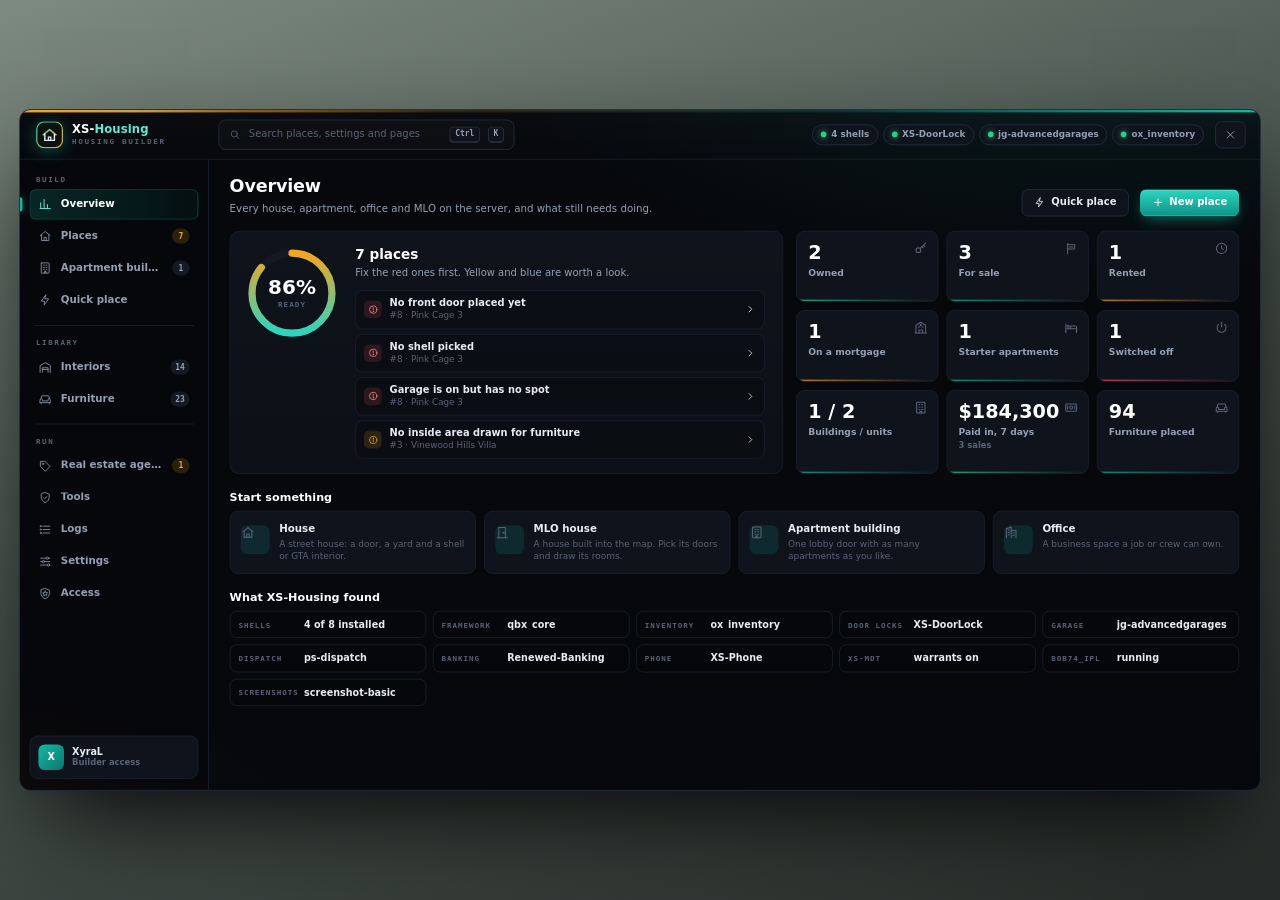
<file: html/index.html>
<!doctype html>
<html lang="en">
<head>
<meta charset="utf-8">
<meta name="referrer" content="strict-origin-when-cross-origin">
<title>XS-Housing</title>
<link rel="stylesheet" href="css/base.css">
<link rel="stylesheet" href="css/builder.css">
<link rel="stylesheet" href="css/housing.css">
<link rel="stylesheet" href="css/panel.css">
<link rel="stylesheet" href="css/listing.css">
<link rel="stylesheet" href="css/catalogue.css">
</head>
<body>
<div id="xsp-builder" class="xsp-hidden"></div>
<div id="xsh-panel" class="xsp-hidden"></div>
<div id="xsh-listing" class="xsp-hidden"></div>
<div id="xsh-catalogue" class="xsp-hidden"></div>
<div id="xsh-agency" class="xsp-hidden"></div>
<div id="xsp-toasts" class="xsp-stage"><div class="xsp-toastbox" id="xsp-toastbox"></div></div>
<script src="js/core.js"></script>
<script src="js/icons.js"></script>
<script src="js/bsettings.js"></script>
<script src="js/builder.js"></script>
<script src="js/panel.js"></script>
<script src="js/listing.js"></script>
<script src="js/catalogue.js"></script>
<script src="js/agency.js"></script>
<script src="js/media.js"></script>
<script src="js/sound.js"></script>
<script src="js/mock.js"></script>
</body>
</html>
</file>
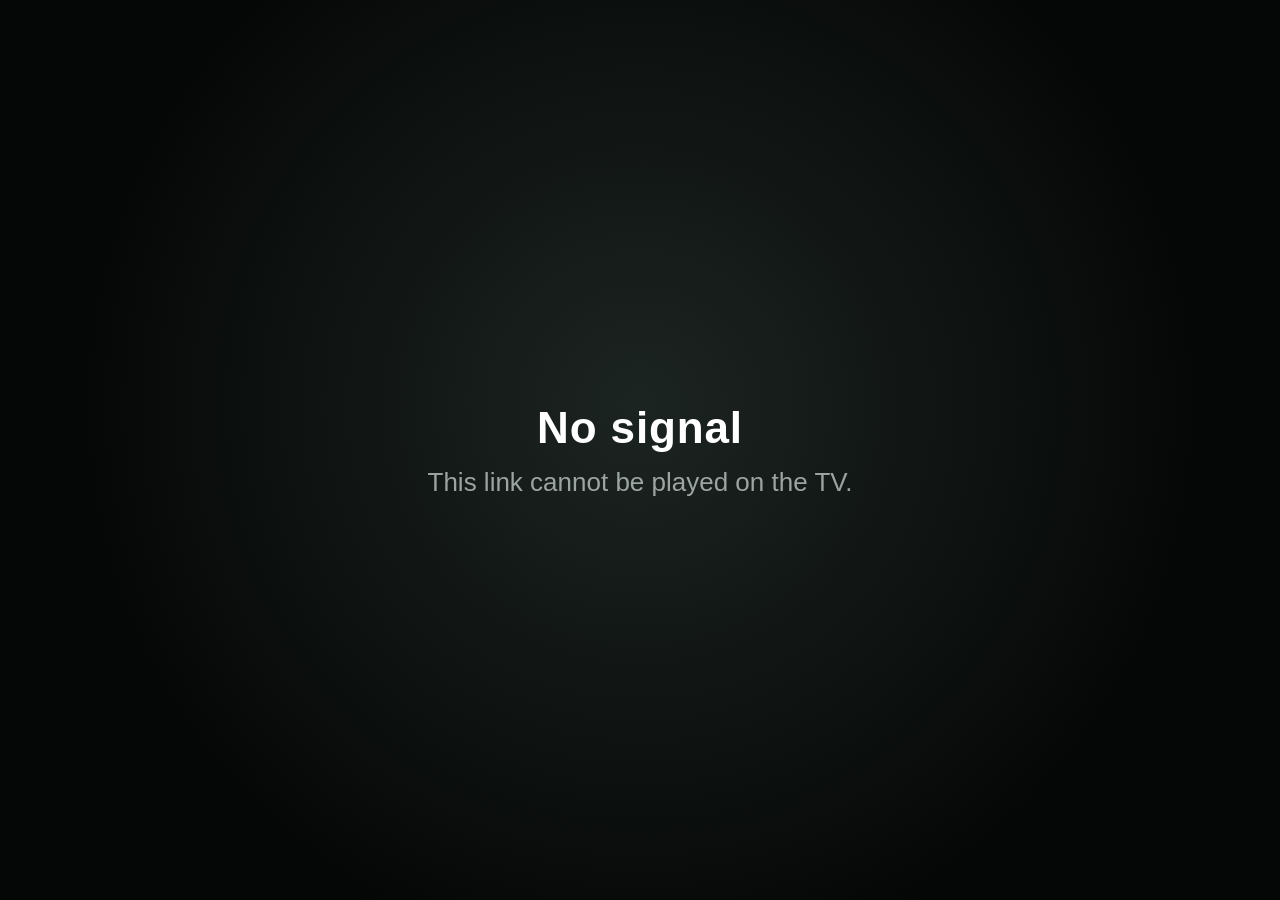
<file: html/tv.html>
<!doctype html>
<html lang="en">
<head>
<meta charset="utf-8">
<meta name="referrer" content="strict-origin-when-cross-origin">
<title>XS-Housing TV</title>
<style>
html,body{margin:0;width:100%;height:100%;overflow:hidden;background:#000;font-family:Arial,Helvetica,sans-serif}
#screen{position:absolute;inset:0}
.xsm-fill{position:absolute;inset:0;width:100%;height:100%;border:0;background:#000;object-fit:contain}
.xsm-hidden{position:fixed;left:-10000px;top:0;width:320px;height:180px;opacity:0;pointer-events:none;border:0}
#note{position:absolute;inset:0;display:none;align-items:center;justify-content:center;flex-direction:column;gap:14px;color:#c9d2cf;background:radial-gradient(circle at 50% 45%,#1c2421 0%,#050706 70%)}
#note b{font-size:44px;letter-spacing:.02em;color:#fff}
#note span{font-size:26px;opacity:.75}
</style>
</head>
<body>
<div id="screen"></div>
<div id="note"><b>No signal</b><span>This link cannot be played on the TV.</span></div>
<script src="js/media.js"></script>
<script src="js/tv.js"></script>
</body>
</html>
</file>
<file: html/css/base.css>
:root{
  --x-base:#0c0c0e; --x-surface:#141417; --x-raised:#1b1b1f; --x-raised2:#232329; --x-line:#2a2a31; --x-soft:#1f1f24; --x-line2:#38383f;
  --x-text:#ececed; --x-dim:#9b9ba3; --x-faint:#66666e;
  --x-red:#ff4d5e; --x-yellow:#ffb020; --x-green:#3ddc97; --x-blue:#4d8dff; --x-orange:#ff8a3d;
  --x-accent:#3b82f6; --x-accent-rgb:59,130,246; --x-ink:#ffffff;
  --x-font:'Inter',system-ui,-apple-system,'Segoe UI',sans-serif; --x-mono:'JetBrains Mono','SF Mono',ui-monospace,Consolas,monospace;
}
*{box-sizing:border-box;margin:0;padding:0}
html,body{width:100%;height:100%;overflow:hidden;background:transparent;color:var(--x-text);font:14px/1.4 var(--x-font);user-select:none}
button,input,select,textarea{font:inherit;color:inherit}
.xsp-hidden{display:none!important}
.xsp-stage{position:absolute;left:50%;top:50%;width:1600px;height:900px;transform:translate(-50%,-50%) scale(var(--xsp-s,1));transform-origin:center center;pointer-events:none}
.xsp-stage > *{pointer-events:auto}
.xsp-scroll{overflow:auto;scrollbar-width:thin;scrollbar-color:var(--x-line2) transparent}
.xsp-scroll::-webkit-scrollbar{width:6px}.xsp-scroll::-webkit-scrollbar-thumb{background:var(--x-line2);border-radius:3px}
.xsp-toastbox{position:absolute;left:50%;bottom:120px;transform:translateX(-50%);display:flex;flex-direction:column;gap:8px;align-items:center;pointer-events:none}
.xsp-toast{padding:10px 16px 10px 15px;border:1px solid var(--x-line2);border-left:3px solid var(--x-dim);border-radius:4px;background:rgba(20,20,23,.97);box-shadow:0 18px 44px -14px rgba(0,0,0,.85);color:var(--x-text);font:500 13px/1.35 var(--x-font)}
.xsp-toast.t-err{border-left-color:var(--x-red)}.xsp-toast.t-ok{border-left-color:var(--x-accent)}
.xp-btn{display:inline-flex;align-items:center;justify-content:center;gap:6px;height:32px;padding:0 13px;border:1px solid var(--x-line2);border-radius:5px;background:var(--x-raised);color:var(--x-text);font:600 12.5px/1 var(--x-font);cursor:pointer;white-space:nowrap}
.xp-btn:hover{background:var(--x-raised2);border-color:#4a4a52}
.xp-btn.primary{background:var(--x-accent);border-color:var(--x-accent);color:var(--x-ink)}
.xp-btn.primary:hover{filter:brightness(1.1)}
.xp-btn.danger{border-color:rgba(255,77,94,.45);color:#ff7a87}
.xp-btn.danger:hover{background:rgba(255,77,94,.12)}
.xp-btn.small{height:26px;padding:0 9px;font-size:11.5px}
.xp-btn[disabled]{opacity:.4;cursor:not-allowed}
.xp-input{width:100%;height:34px;padding:0 11px;border:1px solid var(--x-line);border-radius:5px;background:var(--x-base);color:var(--x-text);font:13px/1.2 var(--x-font);outline:none}
.xp-input:focus{border-color:var(--x-accent);box-shadow:0 0 0 3px rgba(var(--x-accent-rgb),.18)}
textarea.xp-input{height:auto;padding:9px 11px;resize:none;line-height:1.45}
select.xp-input{padding-right:6px}
.xp-label{display:block;margin-bottom:6px;color:var(--x-dim);font:600 10.5px/1 var(--x-font);letter-spacing:.1em;text-transform:uppercase}
.xp-mono{font-family:var(--x-mono);font-variant-numeric:tabular-nums}
.xp-chip{display:inline-flex;align-items:center;height:20px;padding:0 7px;border-radius:3px;background:var(--x-soft);color:var(--x-dim);font:600 10.5px/1 var(--x-mono);letter-spacing:.04em;text-transform:uppercase}
.xp-chip.on{background:rgba(61,220,151,.12);color:var(--x-green)}
.xp-chip.off{background:rgba(102,102,110,.16);color:var(--x-faint)}
.xp-chip.warn{background:rgba(255,176,32,.12);color:var(--x-yellow)}
.xp-chip.bad{background:rgba(255,77,94,.12);color:#ff7a87}
.xp-empty{padding:28px 16px;text-align:center;color:var(--x-faint);font:600 12px/1.5 var(--x-font)}
.xp-kbd{display:inline-flex;align-items:center;justify-content:center;min-width:18px;height:18px;padding:0 5px;border:1px solid var(--x-line2);border-bottom-width:2px;border-radius:4px;background:var(--x-raised);color:var(--x-dim);font:600 10px/1 var(--x-mono)}
#xsh-sound .xsm-hidden{position:fixed;left:-10000px;top:0;width:320px;height:180px;opacity:0;pointer-events:none;border:0}
</file>
<file: html/css/builder.css>
#xsp-builder,#xsh-agency{--b-bg:#06080c;--b-panel:#0a0d13;--b-card:#0f131b;--b-card2:#141a24;--b-hover:#18202c;--b-line:#1b2230;--b-line2:#263043;--b-text:#e6ebf3;--b-dim:#93a0b4;--b-faint:#586377;
  --b-blue:#14b8a6;--b-blue-rgb:20,184,166;--b-sky:#5eead4;--b-red:#f0525f;--b-red-rgb:240,82,95;--b-green:#2fcf8a;--b-green-rgb:47,207,138;--b-amber:#f5a524;--b-amber-rgb:245,165,36}
.bx{position:absolute;left:24px;top:24px;right:24px;bottom:24px;display:flex;flex-direction:column;background:radial-gradient(1200px 500px at 85% -10%,rgba(var(--b-blue-rgb),.10),transparent 60%),radial-gradient(900px 420px at -10% 110%,rgba(var(--b-amber-rgb),.05),transparent 60%),var(--b-bg);border:1px solid var(--b-line2);border-radius:14px;box-shadow:0 50px 120px -30px rgba(0,0,0,.95),inset 0 1px 0 rgba(255,255,255,.03);overflow:hidden;color:var(--b-text);font:13px/1.4 var(--x-font)}
.bx.bx-in{animation:bxIn .22s cubic-bezier(.2,.8,.2,1)}
@keyframes bxIn{from{opacity:0;transform:translateY(10px) scale(.992)}to{opacity:1;transform:none}}
.bx-lightbar{position:absolute;left:0;right:0;top:0;height:3px;background:linear-gradient(90deg,var(--b-amber) 0%,rgba(var(--b-amber-rgb),.15) 34%,rgba(var(--b-blue-rgb),.15) 66%,var(--b-blue) 100%);z-index:3}
.bx-lightbar:after{content:'';position:absolute;inset:0;background:linear-gradient(90deg,transparent,rgba(255,255,255,.6),transparent);width:18%;animation:bxSweep 5.5s ease-in-out infinite;opacity:.35}
@keyframes bxSweep{0%{transform:translateX(-20%)}50%{transform:translateX(560%)}100%{transform:translateX(-20%)}}

.bx-top{display:flex;align-items:center;gap:14px;height:62px;flex:none;padding:0 18px 0 20px;border-bottom:1px solid var(--b-line);background:linear-gradient(180deg,rgba(255,255,255,.015),transparent)}
.bx-logo{display:flex;align-items:center;gap:11px;width:214px;flex:none}
.bx-badge{width:34px;height:34px;flex:none;filter:drop-shadow(0 4px 10px rgba(var(--b-blue-rgb),.35))}
.bx-word b{display:block;color:#fff;font:800 14.5px/1 var(--x-font);letter-spacing:.01em}
.bx-word b span{color:var(--b-sky)}
.bx-word small{display:block;margin-top:4px;color:var(--b-faint);font:700 9.5px/1 var(--x-mono);letter-spacing:.22em;text-transform:uppercase}
.bx-search{flex:1;max-width:520px;display:flex;align-items:center;gap:10px;height:38px;padding:0 12px;border:1px solid var(--b-line2);border-radius:9px;background:rgba(255,255,255,.02);color:var(--b-faint);cursor:text;transition:border-color .12s,background .12s}
.bx-search:hover{border-color:#34405a;background:rgba(255,255,255,.035);color:var(--b-dim)}
.bx-search .bx-stext{flex:1;text-align:left;white-space:nowrap;overflow:hidden;text-overflow:ellipsis;font:500 12.5px/1 var(--x-font)}
.bx-kbd{display:inline-flex;align-items:center;justify-content:center;min-width:20px;height:20px;padding:0 6px;border:1px solid var(--b-line2);border-bottom-width:2px;border-radius:5px;background:var(--b-card);color:var(--b-dim);font:700 10px/1 var(--x-mono)}
.bx-sp{flex:1}
.bx-sys{display:flex;align-items:center;gap:6px}
.bx-pill{display:inline-flex;align-items:center;gap:6px;height:26px;padding:0 10px;border:1px solid var(--b-line2);border-radius:99px;background:var(--b-card);color:var(--b-dim);font:600 11px/1 var(--x-font);white-space:nowrap}
.bx-pill i{width:7px;height:7px;border-radius:50%;background:var(--b-green);box-shadow:0 0 8px rgba(var(--b-green-rgb),.8);font-style:normal}
.bx-pill.off i{background:var(--b-faint);box-shadow:none}
.bx-iconbtn{display:inline-flex;align-items:center;justify-content:center;gap:7px;height:34px;min-width:34px;padding:0 10px;border:1px solid var(--b-line2);border-radius:8px;background:var(--b-card);color:var(--b-dim);font:600 12px/1 var(--x-font);cursor:pointer;transition:all .12s}
.bx-iconbtn:hover{color:#fff;border-color:#3a4760;background:var(--b-hover)}
.bx-iconbtn.close:hover{border-color:rgba(var(--b-red-rgb),.6);color:#ff9aa3;background:rgba(var(--b-red-rgb),.1)}

.bx-body{flex:1;min-height:0;display:flex}
.bx-nav{width:236px;flex:none;display:flex;flex-direction:column;padding:14px 12px;border-right:1px solid var(--b-line);background:rgba(0,0,0,.18)}
.bx-navgroup{margin:6px 8px 7px;color:var(--b-faint);font:700 9.5px/1 var(--x-mono);letter-spacing:.2em;text-transform:uppercase}
.bx-navgroup + .bx-navitem{margin-top:0}
.bx-navitem{position:relative;display:flex;align-items:center;gap:11px;width:100%;height:38px;padding:0 10px;margin-bottom:2px;border:1px solid transparent;border-radius:8px;background:none;color:var(--b-dim);font:600 12.8px/1 var(--x-font);text-align:left;cursor:pointer;transition:background .12s,color .12s}
.bx-navitem:hover{background:rgba(255,255,255,.035);color:var(--b-text)}
.bx-navitem.on{background:linear-gradient(90deg,rgba(var(--b-blue-rgb),.18),rgba(var(--b-blue-rgb),.05));border-color:rgba(var(--b-blue-rgb),.28);color:#fff}
.bx-navitem.on:before{content:'';position:absolute;left:-13px;top:9px;bottom:9px;width:3px;border-radius:0 3px 3px 0;background:var(--b-blue);box-shadow:0 0 12px rgba(var(--b-blue-rgb),.9)}
.bx-navitem .xp-ico{flex:none;opacity:.85}
.bx-navitem.on .xp-ico{color:var(--b-sky);opacity:1}
.bx-navitem .bx-navlabel{flex:1;min-width:0;white-space:nowrap;overflow:hidden;text-overflow:ellipsis}
.bx-count{min-width:22px;height:19px;padding:0 6px;border-radius:99px;background:var(--b-card2);color:var(--b-dim);font:700 10px/19px var(--x-mono);text-align:center}
.bx-navitem.on .bx-count{background:rgba(var(--b-blue-rgb),.3);color:#fff}
.bx-count.warn{background:rgba(var(--b-amber-rgb),.16);color:var(--b-amber)}
.bx-navsep{height:1px;margin:10px 6px;background:var(--b-line)}
.bx-me{margin-top:auto;display:flex;align-items:center;gap:10px;padding:10px;border:1px solid var(--b-line);border-radius:10px;background:var(--b-card)}
.bx-avatar{display:flex;align-items:center;justify-content:center;width:32px;height:32px;flex:none;border-radius:8px;background:linear-gradient(135deg,var(--b-blue),#0f766e);color:#fff;font:800 12px/1 var(--x-font)}
.bx-me b{display:block;color:var(--b-text);font:700 12px/1.2 var(--x-font);white-space:nowrap;overflow:hidden;text-overflow:ellipsis}
.bx-me small{display:block;color:var(--b-faint);font:600 10.5px/1.3 var(--x-font)}

.bx-main{position:relative;flex:1;min-width:0;display:flex;flex-direction:column}
.bx-page{flex:1;min-height:0;padding:22px 26px 30px}
.bx-pagehead{display:flex;align-items:flex-end;gap:14px;margin-bottom:18px}
.bx-pagehead h1{color:#fff;font:800 22px/1.1 var(--x-font);letter-spacing:-.01em}
.bx-pagehead p{margin-top:6px;color:var(--b-dim);font:500 12.8px/1.45 var(--x-font);max-width:720px}
.bx-pagehead .bx-sp{flex:1}
.bx-crumb{display:flex;align-items:center;gap:7px;margin-bottom:8px;color:var(--b-faint);font:600 11.5px/1 var(--x-font)}
.bx-crumb button{border:none;background:none;color:var(--b-dim);font:inherit;cursor:pointer;padding:0}
.bx-crumb button:hover{color:var(--b-sky)}

.bx-btn{display:inline-flex;align-items:center;justify-content:center;gap:7px;height:34px;padding:0 14px;border:1px solid var(--b-line2);border-radius:8px;background:var(--b-card);color:var(--b-text);font:650 12.5px/1 var(--x-font);white-space:nowrap;cursor:pointer;transition:background .12s,border-color .12s,filter .12s,transform .06s}
.bx-btn:hover{background:var(--b-hover);border-color:#38445d}
.bx-btn:active{transform:translateY(1px)}
.bx-btn.primary{border-color:transparent;background:linear-gradient(180deg,#2dd4bf,#0d9488);color:#fff;box-shadow:0 6px 18px -6px rgba(var(--b-blue-rgb),.7),inset 0 1px 0 rgba(255,255,255,.18)}
.bx-btn.primary:hover{filter:brightness(1.08)}
.bx-btn.danger{border-color:rgba(var(--b-red-rgb),.4);background:rgba(var(--b-red-rgb),.06);color:#ff8f99}
.bx-btn.danger:hover{background:rgba(var(--b-red-rgb),.14)}
.bx-btn.ghost{background:none;border-color:transparent;color:var(--b-dim)}
.bx-btn.ghost:hover{background:rgba(255,255,255,.04);color:#fff}
.bx-btn.sm{height:28px;padding:0 10px;font-size:11.5px;border-radius:7px}
.bx-btn.xs{height:24px;padding:0 8px;font-size:11px;border-radius:6px;gap:5px}
.bx-btn[disabled]{opacity:.38;cursor:not-allowed;transform:none}
.bx-btn .bx-kbd{height:18px;min-width:18px;margin-left:2px;background:rgba(0,0,0,.25);border-color:rgba(255,255,255,.18);color:rgba(255,255,255,.75)}
.bx-tool{display:inline-flex;align-items:center;justify-content:center;width:28px;height:28px;border:1px solid var(--b-line2);border-radius:7px;background:var(--b-card);color:var(--b-dim);cursor:pointer;transition:all .1s}
.bx-tool:hover{color:#fff;border-color:#3a4760;background:var(--b-hover)}
.bx-tool.danger:hover{color:#ff8f99;border-color:rgba(var(--b-red-rgb),.5);background:rgba(var(--b-red-rgb),.1)}
.bx-tool.on{color:#fff;border-color:rgba(var(--b-blue-rgb),.6);background:rgba(var(--b-blue-rgb),.2)}

.bx-input{width:100%;height:34px;padding:0 11px;border:1px solid var(--b-line2);border-radius:8px;background:rgba(0,0,0,.28);color:var(--b-text);font:500 12.8px/1 var(--x-font);outline:none;transition:border-color .12s,box-shadow .12s}
.bx-input:focus{border-color:var(--b-blue);box-shadow:0 0 0 3px rgba(var(--b-blue-rgb),.2)}
.bx-input.mono{font-family:var(--x-mono);font-size:12px}
.bx-input.sm{height:28px;font-size:12px;padding:0 9px;border-radius:7px}
select.bx-input{padding-right:6px;cursor:pointer}
.bx-label{display:block;margin-bottom:7px;color:var(--b-dim);font:700 10px/1 var(--x-mono);letter-spacing:.14em;text-transform:uppercase}
.bx-hint{color:var(--b-faint);font:500 11.8px/1.45 var(--x-font)}
.bx-mono{font-family:var(--x-mono);font-variant-numeric:tabular-nums}
.bx-unit{display:flex;align-items:center;border:1px solid var(--b-line2);border-radius:8px;background:rgba(0,0,0,.28);overflow:hidden;transition:border-color .12s,box-shadow .12s}
.bx-unit:focus-within{border-color:var(--b-blue);box-shadow:0 0 0 3px rgba(var(--b-blue-rgb),.2)}
.bx-unit input{flex:1;min-width:0;height:32px;padding:0 10px;border:none;background:none;color:var(--b-text);font:600 12.5px/1 var(--x-mono);outline:none}
.bx-unit em{padding:0 10px;color:var(--b-faint);font:700 10.5px/32px var(--x-mono);font-style:normal;border-left:1px solid var(--b-line);background:rgba(255,255,255,.02)}
.bx-unit button{width:28px;height:32px;border:none;border-left:1px solid var(--b-line);background:rgba(255,255,255,.02);color:var(--b-dim);font:700 14px/1 var(--x-mono);cursor:pointer}
.bx-unit button:hover{background:rgba(var(--b-blue-rgb),.18);color:#fff}

.bx-switch{position:relative;display:inline-flex;align-items:center;width:38px;height:22px;flex:none;border:1px solid var(--b-line2);border-radius:99px;background:#1a2130;cursor:pointer;transition:background .15s,border-color .15s}
.bx-switch:after{content:'';position:absolute;left:3px;top:3px;width:14px;height:14px;border-radius:50%;background:#8792a5;box-shadow:0 1px 3px rgba(0,0,0,.5);transition:transform .16s cubic-bezier(.3,.9,.3,1.2),background .15s}
.bx-switch.on{background:var(--b-blue);border-color:var(--b-blue)}
.bx-switch.on:after{transform:translateX(16px);background:#fff}
.bx-switch.dis{opacity:.4;cursor:not-allowed}
.bx-toggle{display:inline-flex;align-items:center;gap:10px;cursor:pointer;color:var(--b-text);font:600 12.5px/1.2 var(--x-font)}

.bx-card{border:1px solid var(--b-line);border-radius:12px;background:linear-gradient(180deg,var(--b-card),rgba(15,19,27,.7))}
.bx-cardhead{display:flex;align-items:center;gap:10px;padding:14px 16px 0}
.bx-cardhead h3{color:#fff;font:750 13.5px/1.2 var(--x-font)}
.bx-cardhead small{color:var(--b-faint);font:600 11px/1.2 var(--x-font)}
.bx-cardbody{padding:14px 16px 16px}
.bx-chip{display:inline-flex;align-items:center;gap:5px;height:22px;padding:0 8px;border-radius:6px;background:var(--b-card2);color:var(--b-dim);font:700 10.5px/1 var(--x-font);white-space:nowrap}
.bx-chip .xp-ico{opacity:.8}
.bx-chip.ok{background:rgba(var(--b-green-rgb),.12);color:var(--b-green)}
.bx-chip.warn{background:rgba(var(--b-amber-rgb),.13);color:var(--b-amber)}
.bx-chip.bad{background:rgba(var(--b-red-rgb),.13);color:#ff8f99}
.bx-chip.blue{background:rgba(var(--b-blue-rgb),.15);color:var(--b-sky)}
.bx-chip.off{background:rgba(88,99,119,.18);color:var(--b-faint)}
.bx-dot{display:inline-block;width:7px;height:7px;border-radius:50%;background:var(--b-green);box-shadow:0 0 8px rgba(var(--b-green-rgb),.8)}
.bx-dot.off{background:var(--b-faint);box-shadow:none}
.bx-dot.warn{background:var(--b-amber);box-shadow:0 0 8px rgba(var(--b-amber-rgb),.8)}
.bx-empty{display:flex;flex-direction:column;align-items:center;justify-content:center;gap:10px;padding:46px 20px;border:1px dashed var(--b-line2);border-radius:12px;color:var(--b-faint);text-align:center}
.bx-empty b{color:var(--b-text);font:700 14px/1.2 var(--x-font)}
.bx-empty p{max-width:420px;font:500 12.5px/1.5 var(--x-font)}
.bx-empty .xp-ico{color:var(--b-sky);opacity:.8}

.bx-ov{display:grid;grid-template-columns:minmax(0,1.25fr) minmax(0,1fr);gap:16px}
.bx-ready{display:flex;gap:20px;padding:18px}
.bx-ring{position:relative;width:118px;height:118px;flex:none}
.bx-ring svg{transform:rotate(-90deg)}
.bx-ring circle{fill:none;stroke-width:9}
.bx-ring .track{stroke:var(--b-card2)}
.bx-ring .fill{stroke:url(#bxRingGrad);stroke-linecap:round;transition:stroke-dashoffset .6s cubic-bezier(.2,.8,.2,1)}
.bx-ring div{position:absolute;inset:0;display:flex;flex-direction:column;align-items:center;justify-content:center}
.bx-ring b{color:#fff;font:800 25px/1 var(--x-font)}
.bx-ring small{margin-top:4px;color:var(--b-faint);font:700 9.5px/1 var(--x-mono);letter-spacing:.14em;text-transform:uppercase}
.bx-readytext{flex:1;min-width:0}
.bx-readytext h2{color:#fff;font:800 17px/1.2 var(--x-font)}
.bx-readytext > p{margin:5px 0 12px;color:var(--b-dim);font:500 12.5px/1.45 var(--x-font)}
.bx-issues{display:flex;flex-direction:column;gap:6px;max-height:228px;overflow:auto;padding-right:4px}
.bx-issue{display:flex;align-items:center;gap:10px;padding:8px 10px;border:1px solid var(--b-line);border-radius:9px;background:rgba(0,0,0,.2)}
.bx-issue i{display:flex;align-items:center;justify-content:center;width:22px;height:22px;flex:none;border-radius:6px;font-style:normal}
.bx-issue.bad i{background:rgba(var(--b-red-rgb),.15);color:#ff8f99}
.bx-issue.warn i{background:rgba(var(--b-amber-rgb),.15);color:var(--b-amber)}
.bx-issue.info i{background:rgba(var(--b-blue-rgb),.15);color:var(--b-sky)}
.bx-issue div{flex:1;min-width:0}
.bx-issue b{display:block;color:var(--b-text);font:650 12.3px/1.3 var(--x-font)}
.bx-issue span{display:block;color:var(--b-faint);font:500 11px/1.3 var(--x-font);white-space:nowrap;overflow:hidden;text-overflow:ellipsis}
.bx-allgood{display:flex;align-items:center;gap:10px;padding:12px;border:1px solid rgba(var(--b-green-rgb),.25);border-radius:9px;background:rgba(var(--b-green-rgb),.06);color:var(--b-green);font:650 12.5px/1.3 var(--x-font)}
.bx-stats{display:grid;grid-template-columns:repeat(3,1fr);gap:10px}
.bx-stat{position:relative;padding:14px 14px 12px;border:1px solid var(--b-line);border-radius:11px;background:var(--b-card);overflow:hidden;cursor:pointer;transition:border-color .12s,transform .12s}
.bx-stat:hover{border-color:#34405a;transform:translateY(-1px)}
.bx-stat .xp-ico{position:absolute;right:12px;top:12px;color:var(--b-faint)}
.bx-stat b{display:block;color:#fff;font:800 24px/1 var(--x-font);font-variant-numeric:tabular-nums}
.bx-stat span{display:block;margin-top:7px;color:var(--b-dim);font:600 11.5px/1.2 var(--x-font)}
.bx-stat em{display:block;margin-top:3px;color:var(--b-faint);font:600 10.5px/1.2 var(--x-font);font-style:normal}
.bx-stat:after{content:'';position:absolute;left:0;right:0;bottom:0;height:2px;background:linear-gradient(90deg,rgba(var(--b-blue-rgb),.7),transparent)}
.bx-stat.red:after{background:linear-gradient(90deg,rgba(var(--b-red-rgb),.7),transparent)}
.bx-stat.green:after{background:linear-gradient(90deg,rgba(var(--b-green-rgb),.7),transparent)}
.bx-stat.amber:after{background:linear-gradient(90deg,rgba(var(--b-amber-rgb),.7),transparent)}
.bx-sec{margin-top:22px}
.bx-sectitle{display:flex;align-items:center;gap:10px;margin-bottom:10px}
.bx-sectitle h2{color:#fff;font:750 14px/1 var(--x-font)}
.bx-sectitle span{color:var(--b-faint);font:600 11.5px/1 var(--x-font)}
.bx-quick{display:grid;grid-template-columns:repeat(4,1fr);gap:10px}
.bx-tpl{display:flex;gap:12px;align-items:flex-start;padding:13px;border:1px solid var(--b-line);border-radius:11px;background:var(--b-card);text-align:left;color:var(--b-text);cursor:pointer;transition:border-color .12s,background .12s,transform .12s}
.bx-tpl:hover{border-color:rgba(var(--b-blue-rgb),.5);background:var(--b-hover);transform:translateY(-1px)}
.bx-tpl .bx-kindico{width:36px;height:36px}
.bx-tpl b{display:block;font:700 12.8px/1.2 var(--x-font)}
.bx-tpl span{display:block;margin-top:4px;color:var(--b-faint);font:500 11.2px/1.4 var(--x-font)}
.bx-kindico{display:flex;align-items:center;justify-content:center;width:30px;height:30px;flex:none;border-radius:8px;background:rgba(var(--b-blue-rgb),.14);color:var(--b-sky)}
.bx-kindico.jail{background:rgba(var(--b-amber-rgb),.14);color:var(--b-amber)}
.bx-kindico.impound{background:rgba(var(--b-green-rgb),.13);color:var(--b-green)}
.bx-kindico.service{background:rgba(163,230,53,.12);color:#a3e635}
.bx-kindico.blip{background:rgba(244,114,182,.13);color:#f472b6}
.bx-sysgrid{display:grid;grid-template-columns:repeat(5,minmax(0,1fr));gap:8px}
.bx-sysrow{display:flex;align-items:center;gap:8px;padding:9px 10px;border:1px solid var(--b-line);border-radius:9px;background:rgba(0,0,0,.18)}
.bx-sysrow span{color:var(--b-faint);font:700 9.5px/1 var(--x-mono);letter-spacing:.12em;text-transform:uppercase;width:74px;flex:none}
.bx-sysrow b{flex:1;min-width:0;color:var(--b-text);font:650 12px/1.2 var(--x-font);white-space:nowrap;overflow:hidden;text-overflow:ellipsis}
.bx-sysrow b.none{color:var(--b-faint)}

.bx-table{width:100%;border-collapse:separate;border-spacing:0}
.bx-table th{padding:0 12px 8px;color:var(--b-faint);font:700 9.5px/1 var(--x-mono);letter-spacing:.14em;text-transform:uppercase;text-align:left}
.bx-table td{padding:10px 12px;border-top:1px solid var(--b-line);color:var(--b-text);font:500 12.5px/1.3 var(--x-font);vertical-align:middle}
.bx-table tr.click{cursor:pointer}
.bx-table tr.click:hover td{background:rgba(255,255,255,.02)}
.bx-table td.r,.bx-table th.r{text-align:right}
.bx-pname{display:flex;align-items:center;gap:10px}
.bx-pname b{display:block;color:#fff;font:650 12.8px/1.2 var(--x-font)}
.bx-pname small{display:block;color:var(--b-faint);font:500 11px/1.3 var(--x-font)}

.bx-listbar{display:flex;align-items:center;gap:10px;margin-bottom:14px}
.bx-filter{position:relative;width:280px}
.bx-filter .xp-ico{position:absolute;left:10px;top:50%;transform:translateY(-50%);color:var(--b-faint);pointer-events:none}
.bx-filter input.bx-input{padding-left:32px}
.bx-grid{display:grid;grid-template-columns:repeat(3,minmax(0,1fr));gap:14px}
.bx-pcard{display:flex;flex-direction:column;border:1px solid var(--b-line);border-radius:13px;background:var(--b-card);overflow:hidden;cursor:pointer;transition:border-color .14s,transform .14s,box-shadow .14s}
.bx-pcard:hover{border-color:rgba(var(--b-blue-rgb),.5);transform:translateY(-2px);box-shadow:0 18px 40px -20px rgba(var(--b-blue-rgb),.45)}
.bx-pcard.off{opacity:.62}
.bx-pcard-map{position:relative;height:150px;border-bottom:1px solid var(--b-line);background:#070a10}
.bx-pcard-map svg{display:block;width:100%;height:100%}
.bx-pcard-status{position:absolute;left:10px;top:10px;display:flex;gap:6px}
.bx-pcard-body{padding:12px 14px 13px}
.bx-pcard-body h3{color:#fff;font:750 14px/1.2 var(--x-font);white-space:nowrap;overflow:hidden;text-overflow:ellipsis}
.bx-pcard-body > small{display:block;margin-top:3px;color:var(--b-faint);font:500 11.3px/1.3 var(--x-font);white-space:nowrap;overflow:hidden;text-overflow:ellipsis}
.bx-pcard-kinds{display:flex;flex-wrap:wrap;gap:5px;margin-top:10px}
.bx-pcard-foot{display:flex;align-items:center;gap:6px;padding:9px 12px;border-top:1px solid var(--b-line);background:rgba(0,0,0,.15)}
.bx-pcard-foot span{flex:1;color:var(--b-dim);font:600 11px/1.2 var(--x-font)}
.bx-newcard{display:flex;flex-direction:column;align-items:center;justify-content:center;gap:10px;min-height:252px;border:1px dashed var(--b-line2);border-radius:13px;background:none;color:var(--b-dim);font:650 13px/1.2 var(--x-font);cursor:pointer;transition:all .14s}
.bx-newcard:hover{border-color:rgba(var(--b-blue-rgb),.6);color:#fff;background:rgba(var(--b-blue-rgb),.05)}
.bx-newcard i{display:flex;align-items:center;justify-content:center;width:44px;height:44px;border-radius:12px;background:rgba(var(--b-blue-rgb),.14);color:var(--b-sky);font-style:normal}

.bx-edhead{display:flex;align-items:center;gap:12px}
.bx-edname{flex:1;min-width:0;max-width:520px;height:40px;padding:0 12px;margin-left:-12px;border:1px solid transparent;border-radius:9px;background:none;color:#fff;font:800 22px/1 var(--x-font);outline:none;transition:border-color .12s,background .12s}
.bx-edname:hover{border-color:var(--b-line2)}
.bx-edname:focus{border-color:var(--b-blue);background:rgba(0,0,0,.25)}
.bx-edmeta{display:flex;align-items:center;gap:8px;margin-top:6px;flex-wrap:wrap}
.bx-edmeta .bx-hint{font-size:11.5px}
.bx-save-state{display:inline-flex;align-items:center;gap:6px;color:var(--b-faint);font:650 11.5px/1 var(--x-font)}
.bx-save-state.dirty{color:var(--b-amber)}
.bx-steps{display:flex;flex-wrap:wrap;gap:6px;margin:14px 0 0}
.bx-step{display:inline-flex;align-items:center;gap:6px;height:26px;padding:0 10px 0 7px;border:1px solid var(--b-line);border-radius:99px;background:var(--b-card);color:var(--b-dim);font:650 11.3px/1 var(--x-font);cursor:pointer}
.bx-step i{display:flex;align-items:center;justify-content:center;width:16px;height:16px;border-radius:50%;background:var(--b-card2);color:var(--b-faint);font-style:normal}
.bx-step.done{border-color:rgba(var(--b-green-rgb),.3);color:var(--b-text)}
.bx-step.done i{background:var(--b-green);color:#04140c}
.bx-step.need{border-color:rgba(var(--b-red-rgb),.35);color:#ffb3ba}
.bx-step.need i{background:rgba(var(--b-red-rgb),.25);color:#ff8f99}
.bx-tabs{display:flex;gap:4px;margin:18px 0 18px;padding:4px;border:1px solid var(--b-line);border-radius:10px;background:rgba(0,0,0,.25);width:max-content;max-width:100%}
.bx-tab{display:inline-flex;align-items:center;gap:7px;height:32px;padding:0 14px;border:none;border-radius:7px;background:none;color:var(--b-dim);font:650 12.3px/1 var(--x-font);cursor:pointer;transition:background .12s,color .12s}
.bx-tab:hover{color:#fff}
.bx-tab.on{background:var(--b-card2);color:#fff;box-shadow:0 1px 0 rgba(255,255,255,.04) inset,0 4px 12px -6px rgba(0,0,0,.8)}
.bx-tab em{min-width:18px;height:17px;padding:0 5px;border-radius:99px;background:rgba(255,255,255,.06);color:var(--b-faint);font:700 9.5px/17px var(--x-mono);font-style:normal;text-align:center}
.bx-tab.on em{background:rgba(var(--b-blue-rgb),.3);color:#fff}

.bx-layout{display:grid;grid-template-columns:minmax(0,1.08fr) minmax(0,1fr);gap:16px;align-items:start}
.bx-planwrap{position:sticky;top:0;border:1px solid var(--b-line);border-radius:13px;background:#060910;overflow:hidden}
.bx-planbar{display:flex;align-items:center;gap:6px;padding:9px 10px;border-bottom:1px solid var(--b-line);background:rgba(10,13,19,.9)}
.bx-planbar b{flex:1;color:var(--b-dim);font:700 10px/1 var(--x-mono);letter-spacing:.16em;text-transform:uppercase}
.bx-plan{position:relative;height:500px}
.bx-plan svg{display:block;width:100%;height:100%}
.bx-planlegend{display:flex;flex-wrap:wrap;gap:4px 12px;padding:9px 12px;border-top:1px solid var(--b-line);background:rgba(10,13,19,.9)}
.bx-planlegend span{display:inline-flex;align-items:center;gap:6px;color:var(--b-dim);font:600 10.8px/1 var(--x-font)}
.bx-planlegend i{width:9px;height:9px;border-radius:50%;font-style:normal}
.pl-grid{stroke:rgba(124,180,255,.07);stroke-width:1}
.pl-grid.major{stroke:rgba(124,180,255,.13)}
.pl-scale{fill:none;stroke:var(--b-dim);stroke-width:1.5}
.pl-scaletext{fill:var(--b-dim);font:700 10px var(--x-mono)}
.pl-north{fill:var(--b-dim);font:800 10px var(--x-mono);text-anchor:middle}
.pl-radius{fill:rgba(var(--b-red-rgb),.05);stroke:rgba(var(--b-red-rgb),.65);stroke-width:1.5;stroke-dasharray:6 5}
.pl-center{stroke:rgba(var(--b-red-rgb),.9);stroke-width:1.5}
.pl-spawn{fill:rgba(47,207,138,.12);stroke:rgba(47,207,138,.75);stroke-width:1.2}
.pl-spawn.heli{fill:rgba(45,212,191,.12);stroke:rgba(45,212,191,.75)}
.pl-link{stroke:rgba(255,255,255,.22);stroke-width:1;stroke-dasharray:3 3}
.pl-route{fill:none;stroke:rgba(251,146,60,.55);stroke-width:1.4;stroke-dasharray:5 4}
.pl-pt{cursor:pointer}
.pl-pt circle.halo{fill:none;stroke-width:0}
.pl-pt:hover circle.halo,.pl-pt.sel circle.halo{stroke-width:2}
.pl-pt.sel circle.halo{animation:plPulse 1.4s ease-out infinite}
@keyframes plPulse{0%{opacity:1}100%{opacity:.15}}
.pl-pt .dir{stroke-width:2;stroke-linecap:round}
.pl-pt .body{stroke:#05070b;stroke-width:2}
.pl-pt text{fill:#fff;font:800 9px var(--x-mono);text-anchor:middle;pointer-events:none}
.pl-label{fill:#dbe4f2;font:650 10px var(--x-font);text-anchor:middle;paint-order:stroke;stroke:#05070b;stroke-width:3px;pointer-events:none}
.pl-empty{fill:var(--b-faint);font:600 12px var(--x-font);text-anchor:middle}
.pl-pin{fill:#f472b6;stroke:#05070b;stroke-width:1.5}

.bx-groups{display:flex;flex-direction:column;gap:10px}
.bx-group{border:1px solid var(--b-line);border-radius:12px;background:var(--b-card)}
.bx-group.need{border-color:rgba(var(--b-red-rgb),.35)}
.bx-grouph{display:flex;align-items:center;gap:11px;padding:11px 12px}
.bx-gico{display:flex;align-items:center;justify-content:center;width:32px;height:32px;flex:none;border-radius:9px;color:#05070b}
.bx-gtext{flex:1;min-width:0}
.bx-gtext b{display:flex;align-items:center;gap:7px;color:#fff;font:700 12.8px/1.2 var(--x-font)}
.bx-gtext span{display:block;margin-top:3px;color:var(--b-faint);font:500 11.2px/1.3 var(--x-font);white-space:nowrap;overflow:hidden;text-overflow:ellipsis}
.bx-tag{display:inline-flex;align-items:center;height:16px;padding:0 6px;border-radius:4px;background:var(--b-card2);color:var(--b-faint);font:700 9px/1 var(--x-mono);letter-spacing:.06em;text-transform:uppercase}
.bx-tag.req{background:rgba(var(--b-red-rgb),.14);color:#ff8f99}
.bx-tag.ok{background:rgba(var(--b-green-rgb),.13);color:var(--b-green)}
.bx-points{padding:0 8px 8px;display:flex;flex-direction:column;gap:5px}
.bx-pt{display:flex;align-items:center;gap:9px;padding:7px 8px;border:1px solid var(--b-line);border-radius:9px;background:rgba(0,0,0,.22);transition:border-color .12s,background .12s}
.bx-pt:hover{border-color:var(--b-line2)}
.bx-pt.sel{border-color:rgba(var(--b-blue-rgb),.6);background:rgba(var(--b-blue-rgb),.08)}
.bx-ptn{display:flex;align-items:center;justify-content:center;width:22px;height:22px;flex:none;border-radius:6px;background:var(--b-card2);color:var(--b-dim);font:800 10px/1 var(--x-mono);cursor:pointer}
.bx-ptmain{flex:1;min-width:0;cursor:pointer}
.bx-ptmain b{display:block;color:var(--b-text);font:650 12.2px/1.2 var(--x-font);white-space:nowrap;overflow:hidden;text-overflow:ellipsis}
.bx-ptmain small{display:block;margin-top:2px;color:var(--b-faint);font:600 10.5px/1.2 var(--x-mono)}
.bx-ptmain input{height:26px;font-size:12px}
.bx-ptextra{display:flex;align-items:center;gap:5px}
.bx-ptextra select{height:26px;width:128px;font-size:11.5px}
.bx-ptacts{display:flex;gap:4px;opacity:.75;transition:opacity .12s}
.bx-pt:hover .bx-ptacts,.bx-pt.sel .bx-ptacts{opacity:1}
.bx-addrow{display:flex;gap:6px;padding:0 8px 10px}
.bx-addrow .bx-btn{flex:1}
.bx-spawnset{color:var(--b-green)}
.bx-spawnunset{color:var(--b-amber)}

.bx-cols2{display:grid;grid-template-columns:repeat(2,minmax(0,1fr));gap:14px}
.bx-cols3{display:grid;grid-template-columns:repeat(3,minmax(0,1fr));gap:14px}
.bx-field{margin-bottom:16px}
.bx-field:last-child{margin-bottom:0}
.bx-field .bx-hint{margin-top:6px}
.bx-jobchips{display:flex;flex-wrap:wrap;gap:6px}
.bx-jobchip{display:inline-flex;align-items:center;gap:7px;height:30px;padding:0 11px;border:1px solid var(--b-line2);border-radius:8px;background:rgba(0,0,0,.2);color:var(--b-dim);font:650 12px/1 var(--x-font);cursor:pointer;transition:all .12s}
.bx-jobchip:hover{border-color:#3a4760;color:#fff}
.bx-jobchip.on{border-color:rgba(var(--b-blue-rgb),.6);background:rgba(var(--b-blue-rgb),.16);color:#fff}
.bx-jobchip small{color:var(--b-faint);font:600 10px/1 var(--x-mono)}
.bx-jobchip .chk{display:flex;align-items:center;justify-content:center;width:14px;height:14px;border:1px solid var(--b-line2);border-radius:4px}
.bx-jobchip.on .chk{border-color:var(--b-blue);background:var(--b-blue);color:#fff}
.bx-rowline{display:flex;align-items:center;gap:14px;padding:13px 0;border-top:1px solid var(--b-line)}
.bx-rowline:first-child{border-top:none;padding-top:0}
.bx-rowline > div:first-child{flex:1;min-width:0}
.bx-rowline b{display:block;color:var(--b-text);font:650 12.8px/1.3 var(--x-font)}
.bx-rowline .bx-hint{margin-top:3px}

.bx-items{display:flex;flex-direction:column;gap:6px}
.bx-itemrow{display:grid;grid-template-columns:44px minmax(0,1.6fr) 150px 120px 100px 30px;gap:10px;align-items:center;padding:7px 9px;border:1px solid var(--b-line);border-radius:10px;background:var(--b-card)}
.bx-itemrow.head{padding:0 9px;border:none;background:none;color:var(--b-faint);font:700 9.5px/1 var(--x-mono);letter-spacing:.14em;text-transform:uppercase}
.bx-thumb{display:flex;align-items:center;justify-content:center;width:44px;height:36px;border:1px solid var(--b-line);border-radius:8px;background:radial-gradient(circle at 50% 30%,#1c2433,#0b0f16);overflow:hidden}
.bx-thumb img{max-width:38px;max-height:30px;object-fit:contain}
.bx-thumb .xp-ico{color:var(--b-faint)}
.bx-itemname b{display:block;color:var(--b-text);font:650 12.3px/1.2 var(--x-font);white-space:nowrap;overflow:hidden;text-overflow:ellipsis}
.bx-itemname small{display:block;color:var(--b-faint);font:600 10.5px/1.2 var(--x-mono)}
.bx-itemname.missing small{color:var(--b-amber)}
.bx-picker{position:relative}
.bx-pickpop{position:absolute;left:0;right:0;top:calc(100% + 6px);z-index:30;max-height:300px;overflow:auto;padding:5px;border:1px solid var(--b-line2);border-radius:10px;background:#0d1119;box-shadow:0 24px 50px -16px rgba(0,0,0,.95)}
.bx-pickopt{display:flex;align-items:center;gap:10px;width:100%;padding:6px 8px;border:none;border-radius:7px;background:none;color:var(--b-text);text-align:left;cursor:pointer}
.bx-pickopt:hover,.bx-pickopt.hl{background:rgba(var(--b-blue-rgb),.16)}
.bx-pickopt .bx-thumb{width:34px;height:28px}
.bx-pickopt b{display:block;font:650 12px/1.2 var(--x-font)}
.bx-pickopt small{display:block;color:var(--b-faint);font:600 10.5px/1.2 var(--x-mono)}
.bx-veh{display:grid;grid-template-columns:minmax(0,1.2fr) minmax(0,1fr) 150px 92px 30px;gap:10px;align-items:center;padding:10px;border:1px solid var(--b-line);border-radius:10px;background:var(--b-card)}
.bx-vehwrap{border:1px solid var(--b-line);border-radius:11px;background:var(--b-card);overflow:hidden}
.bx-vehwrap .bx-veh{border:none;border-radius:0;background:none}
.bx-extras{display:flex;align-items:center;gap:4px;padding:0 10px 10px;flex-wrap:wrap}
.bx-extras > span{margin-right:6px;color:var(--b-faint);font:700 9.5px/1 var(--x-mono);letter-spacing:.12em;text-transform:uppercase}
.bx-extra{width:26px;height:24px;border:1px solid var(--b-line2);border-radius:6px;background:rgba(0,0,0,.25);color:var(--b-faint);font:700 10.5px/1 var(--x-mono);cursor:pointer}
.bx-extra:hover{color:#fff;border-color:#3a4760}
.bx-extra.on{border-color:var(--b-green);background:rgba(var(--b-green-rgb),.18);color:var(--b-green)}
.bx-mini{display:flex;flex-direction:column;gap:5px;min-width:0}
.bx-mini > span{color:var(--b-faint);font:700 9.5px/1 var(--x-mono);letter-spacing:.12em;text-transform:uppercase}
.bx-jobcard{border:1px solid var(--b-line);border-radius:12px;background:var(--b-card);margin-bottom:12px}
.bx-jobcard-h{display:grid;grid-template-columns:minmax(0,1.4fr) minmax(0,1fr) 100px 110px 130px auto;gap:10px;align-items:end;padding:12px}
.bx-jobcard .bx-points{padding:0 12px 4px}
.bx-jobcard .bx-addrow{padding:6px 12px 12px}

.bb-wrap{display:grid;grid-template-columns:minmax(0,1fr) 300px;gap:16px;align-items:start}
.bb-preview{display:flex;align-items:center;gap:12px;padding:14px;border:1px solid var(--b-line);border-radius:12px;background:radial-gradient(circle at 30% 20%,#17223a,#0a0e16)}
.bb-ico{position:relative;display:flex;align-items:center;justify-content:center;width:46px;height:46px;flex:none;border-radius:50%;background:rgba(0,0,0,.45);border:1px solid var(--b-line2)}
.bb-ico img{width:30px;height:30px;object-fit:contain}
.bb-ico b{color:var(--b-dim);font:700 11px var(--x-mono)}
.bb-dot{position:absolute;right:-2px;bottom:-2px;width:14px;height:14px;border-radius:50%;border:2px solid #0a0e16}
.bb-preview strong{display:block;color:#fff;font:750 14px/1.2 var(--x-font)}
.bb-preview span{display:block;margin-top:3px;color:var(--b-faint);font:600 11px/1.3 var(--x-font)}
.bb-sprites{display:grid;grid-template-columns:repeat(auto-fill,minmax(56px,1fr));gap:5px;max-height:230px;padding:2px}
.bb-sp{display:flex;flex-direction:column;align-items:center;justify-content:center;gap:3px;height:56px;border:1px solid var(--b-line);border-radius:8px;background:rgba(0,0,0,.25);color:var(--b-faint);cursor:pointer;transition:border-color .1s,background .1s}
.bb-sp img{width:24px;height:24px;object-fit:contain}
.bb-sp img.gone{display:none}
.bb-sp span{font:600 9.5px var(--x-mono)}
.bb-sp:hover{border-color:var(--b-line2);color:var(--b-text)}
.bb-sp.on{border-color:var(--b-blue);background:rgba(var(--b-blue-rgb),.18);color:#fff}
.bb-colours{display:flex;flex-wrap:wrap;gap:5px}
.bb-c{width:24px;height:24px;border:2px solid rgba(0,0,0,.4);border-radius:6px;cursor:pointer;transition:transform .1s}
.bb-c:hover{transform:scale(1.12)}
.bb-c.on{border-color:#fff;box-shadow:0 0 0 2px var(--b-blue)}
.bb-range{width:100%;accent-color:var(--b-blue)}

.bx-set{display:grid;grid-template-columns:230px minmax(0,1fr);gap:18px;align-items:start}
.bx-setnav{position:sticky;top:0;display:flex;flex-direction:column;gap:2px;padding:6px;border:1px solid var(--b-line);border-radius:12px;background:var(--b-card)}
.bx-setnav button{display:flex;align-items:center;gap:9px;height:34px;padding:0 9px;border:none;border-radius:7px;background:none;color:var(--b-dim);font:600 12.2px/1 var(--x-font);text-align:left;cursor:pointer}
.bx-setnav button:hover{background:rgba(255,255,255,.035);color:#fff}
.bx-setnav button.on{background:rgba(var(--b-blue-rgb),.16);color:#fff}
.bx-setnav button span{flex:1;min-width:0;white-space:nowrap;overflow:hidden;text-overflow:ellipsis}
.bx-setnav button em{min-width:16px;height:16px;padding:0 5px;border-radius:99px;background:rgba(var(--b-amber-rgb),.18);color:var(--b-amber);font:800 9.5px/16px var(--x-mono);font-style:normal;text-align:center}
.bx-setbar{display:flex;align-items:center;gap:10px;margin-bottom:14px}
.bx-setsec{margin-bottom:18px;border:1px solid var(--b-line);border-radius:12px;background:var(--b-card)}
.bx-setsech{display:flex;align-items:center;gap:12px;padding:14px 16px;border-bottom:1px solid var(--b-line)}
.bx-setsech h2{color:#fff;font:750 14px/1.2 var(--x-font)}
.bx-setsech p{margin-top:3px;color:var(--b-faint);font:500 11.5px/1.4 var(--x-font)}
.bx-setrow{position:relative;display:flex;align-items:center;gap:18px;padding:12px 16px;border-top:1px solid rgba(27,34,48,.7)}
.bx-setrow:first-of-type{border-top:none}
.bx-setrow.changed:before{content:'';position:absolute;left:0;top:10px;bottom:10px;width:3px;border-radius:0 3px 3px 0;background:var(--b-amber)}
.bx-setrow.dim{opacity:.42}
.bx-setrow.hit{background:rgba(var(--b-blue-rgb),.07)}
.bx-setinfo{flex:1;min-width:0}
.bx-setinfo b{display:flex;align-items:center;gap:8px;color:var(--b-text);font:650 12.8px/1.3 var(--x-font)}
.bx-setinfo p{margin-top:3px;color:var(--b-faint);font:500 11.5px/1.45 var(--x-font);max-width:620px}
.bx-setinfo .bx-default{display:inline-flex;align-items:center;gap:6px;margin-top:5px;color:var(--b-faint);font:600 10.5px/1 var(--x-mono)}
.bx-setinfo .bx-default button{border:none;background:none;color:var(--b-sky);font:700 10.5px/1 var(--x-font);cursor:pointer;padding:0}
.bx-setctl{display:flex;align-items:center;justify-content:flex-end;gap:8px;width:300px;flex:none}
.bx-setctl .bx-unit{width:170px}
.bx-setctl select.bx-input{width:220px}
.bx-setctl input.bx-input{width:220px}
.bx-pct{display:flex;align-items:center;gap:10px;width:100%}
.bx-pct input[type=range]{flex:1;accent-color:var(--b-blue)}
.bx-pct b{width:42px;text-align:right;color:var(--b-text);font:700 12px/1 var(--x-mono)}
.bx-tags{display:flex;flex-wrap:wrap;align-items:center;gap:5px;width:100%;min-height:34px;padding:4px;border:1px solid var(--b-line2);border-radius:8px;background:rgba(0,0,0,.28)}
.bx-tagx{display:inline-flex;align-items:center;gap:5px;height:24px;padding:0 4px 0 8px;border-radius:6px;background:var(--b-card2);color:var(--b-text);font:600 11.3px/1 var(--x-mono)}
.bx-tagx button{display:flex;align-items:center;justify-content:center;width:16px;height:16px;border:none;border-radius:4px;background:none;color:var(--b-faint);cursor:pointer}
.bx-tagx button:hover{background:rgba(var(--b-red-rgb),.2);color:#ff8f99}
.bx-tags input{flex:1;min-width:70px;height:24px;border:none;background:none;color:var(--b-text);font:500 12px/1 var(--x-mono);outline:none}
.bx-seq{display:flex;flex-wrap:wrap;gap:5px;justify-content:flex-end}
.bx-restart{display:inline-flex;align-items:center;height:17px;padding:0 6px;border-radius:4px;background:rgba(var(--b-amber-rgb),.14);color:var(--b-amber);font:700 9px/1 var(--x-mono);letter-spacing:.06em;text-transform:uppercase}
.bx-savebar{position:absolute;left:50%;bottom:20px;z-index:20;display:flex;align-items:center;gap:12px;padding:10px 10px 10px 16px;border:1px solid rgba(var(--b-amber-rgb),.35);border-radius:12px;background:rgba(14,17,24,.97);box-shadow:0 22px 50px -14px rgba(0,0,0,.95);transform:translateX(-50%);animation:bxBar .2s ease-out}
@keyframes bxBar{from{opacity:0;transform:translate(-50%,10px)}to{opacity:1;transform:translate(-50%,0)}}
.bx-savebar span{color:var(--b-text);font:650 12.5px/1 var(--x-font)}
.bx-savebar span b{color:var(--b-amber)}

.bx-overlay{position:absolute;inset:0;z-index:50;display:flex;align-items:flex-start;justify-content:center;padding-top:90px;background:rgba(3,5,8,.62);animation:bxFade .12s ease-out}
@keyframes bxFade{from{opacity:0}to{opacity:1}}
.bx-palette{width:620px;border:1px solid var(--b-line2);border-radius:14px;background:#0c1018;box-shadow:0 40px 90px -20px rgba(0,0,0,.95);overflow:hidden;animation:bxPop .14s ease-out}
@keyframes bxPop{from{opacity:0;transform:translateY(-6px) scale(.985)}to{opacity:1;transform:none}}
.bx-palin{display:flex;align-items:center;gap:10px;padding:0 16px;border-bottom:1px solid var(--b-line)}
.bx-palin .xp-ico{color:var(--b-faint)}
.bx-palin input{flex:1;height:52px;border:none;background:none;color:#fff;font:500 15px/1 var(--x-font);outline:none}
.bx-palres{max-height:420px;overflow:auto;padding:6px}
.bx-palgroup{padding:10px 10px 5px;color:var(--b-faint);font:700 9.5px/1 var(--x-mono);letter-spacing:.18em;text-transform:uppercase}
.bx-palitem{display:flex;align-items:center;gap:11px;width:100%;padding:8px 10px;border:none;border-radius:8px;background:none;color:var(--b-text);text-align:left;cursor:pointer}
.bx-palitem.hl{background:rgba(var(--b-blue-rgb),.18)}
.bx-palitem .bx-kindico{width:28px;height:28px;border-radius:7px}
.bx-palitem b{display:block;font:650 12.8px/1.2 var(--x-font)}
.bx-palitem small{display:block;margin-top:2px;color:var(--b-faint);font:500 11px/1.2 var(--x-font)}
.bx-palitem div{flex:1;min-width:0}
.bx-palitem kbd{color:var(--b-faint);font:700 10px var(--x-mono)}
.bx-palfoot{display:flex;gap:14px;padding:9px 14px;border-top:1px solid var(--b-line);color:var(--b-faint);font:600 10.5px/1 var(--x-font)}
.bx-modal{width:440px;margin-top:120px;padding:20px;border:1px solid var(--b-line2);border-radius:14px;background:#0c1018;box-shadow:0 40px 90px -20px rgba(0,0,0,.95);animation:bxPop .14s ease-out}
.bx-modal h3{color:#fff;font:750 16px/1.25 var(--x-font)}
.bx-modal p{margin-top:8px;color:var(--b-dim);font:500 12.8px/1.5 var(--x-font)}
.bx-modal .acts{display:flex;justify-content:flex-end;gap:8px;margin-top:18px}

.bx .bl-chips{display:flex;flex-wrap:wrap;gap:6px}
.bx .bl-check{display:inline-flex;align-items:center;gap:7px;height:30px;padding:0 11px;border:1px solid var(--b-line2);border-radius:8px;background:rgba(0,0,0,.2);color:var(--b-dim);font:650 12px/1 var(--x-font);cursor:pointer}
.bx .bl-check input{accent-color:var(--b-blue)}
.bx .bl-note{color:var(--b-faint);font:500 11.8px/1.45 var(--x-font)}
.we-head{display:flex;align-items:flex-end;gap:12px;margin-bottom:16px}
.we-pages{display:flex;flex-wrap:wrap;gap:4px;margin-bottom:16px;padding:4px;border:1px solid var(--b-line);border-radius:10px;background:rgba(0,0,0,.25);width:max-content;max-width:100%}
.we-pages .bx-tab.we-loose{color:var(--b-amber)}
.we-cols{display:grid;grid-template-columns:minmax(0,1fr) 340px;gap:18px;align-items:start}
.we-list{display:flex;flex-direction:column;gap:5px}
.we-item{display:flex;align-items:center;gap:9px;padding:7px 9px;border:1px solid var(--b-line);border-radius:10px;background:var(--b-card);cursor:pointer;transition:border-color .12s,background .12s}
.we-item:hover{border-color:var(--b-line2)}
.we-item.on{border-color:rgba(var(--b-blue-rgb),.6);background:rgba(var(--b-blue-rgb),.09)}
.we-item.off{opacity:.5}
.we-item.drag{opacity:.35}
.we-item.over{box-shadow:inset 0 2px 0 var(--b-blue)}
.we-grip{color:var(--b-faint);font:700 11px/1 var(--x-mono);letter-spacing:-2px;cursor:grab}
.we-thumb{display:flex;align-items:center;justify-content:center;flex:none;width:36px;height:36px;border-radius:50%;background:radial-gradient(circle at 50% 35%,#222a38,#0b0f16);border:1px solid var(--b-line)}
.we-thumb img{width:25px;height:25px;object-fit:contain}
.we-main{flex:1;min-width:0}
.we-main b{display:flex;align-items:center;gap:7px;color:var(--b-text);font:650 12.5px/1.2 var(--x-font);white-space:nowrap;overflow:hidden;text-overflow:ellipsis}
.we-main b em{font-style:normal;color:var(--b-dim);font:700 9.5px/1 var(--x-mono);width:16px;height:16px;display:inline-flex;align-items:center;justify-content:center;border:1px solid var(--b-line2);border-radius:4px}
.we-main span{display:block;margin-top:2px;color:var(--b-faint);font:500 11px/1.3 var(--x-font);white-space:nowrap;overflow:hidden;text-overflow:ellipsis}
.we-add{display:flex;gap:6px;margin-top:10px}
.we-add select{flex:1;min-width:0}
.we-warn{margin-top:8px;color:var(--b-amber)!important}
.we-right{position:sticky;top:0}
.we-wheel{position:relative;width:300px;height:300px;margin:0 auto 12px}
.we-wheel .wh-ring{filter:drop-shadow(0 10px 22px rgba(0,0,0,.5))}
.we-hub{position:absolute;left:150px;top:150px;width:124px;height:124px;margin:-62px 0 0 -62px;border-radius:50%;background:rgba(9,12,18,.94);border:1px solid rgba(255,255,255,.08);display:flex;flex-direction:column;align-items:center;justify-content:center;text-align:center;padding:10px}
.we-hub b{color:#fff;font:700 13.5px/1.15 var(--x-font);max-width:104px}
.we-hub span{margin-top:5px;color:var(--b-faint);font:600 10px/1 var(--x-mono)}
.we-tip{padding:14px;border:1px dashed var(--b-line2);border-radius:10px;color:var(--b-faint);font:500 12px/1.45 var(--x-font);text-align:center}
.we-edit{padding:14px;border:1px solid var(--b-line);border-radius:12px;background:var(--b-card)}
.we-edit-h{display:flex;align-items:center;gap:9px;margin-bottom:12px}
.we-edit-h b{flex:1;min-width:0;color:#fff;font:700 13.5px/1.2 var(--x-font);white-space:nowrap;overflow:hidden;text-overflow:ellipsis}
.we-row{display:flex;gap:8px;margin-top:12px}
.we-row > div{flex:1;min-width:0}
.we-icons{display:grid;grid-template-columns:repeat(7,1fr);gap:4px}
.we-icon{display:flex;align-items:center;justify-content:center;height:36px;padding:0;border:1px solid var(--b-line);border-radius:7px;background:rgba(0,0,0,.25);cursor:pointer}
.we-icon img{width:24px;height:24px;object-fit:contain}
.we-icon:hover{border-color:var(--b-line2)}
.we-icon.on{border-color:var(--b-blue);background:rgba(var(--b-blue-rgb),.2)}
</file>
<file: html/css/housing.css>
:root{--x-accent:#14b8a6;--x-accent-rgb:20,184,166;--x-ink:#04110f}

#xsp-builder .bx-table tr.off td{opacity:.5}
#xsp-builder .bx-table input[type=checkbox],#xsh-agency .bx-table input[type=checkbox]{width:15px;height:15px;accent-color:var(--b-blue);cursor:pointer}
.bx-bulk{display:flex;align-items:center;gap:6px;flex-wrap:wrap;margin:0 0 12px;padding:9px 12px;border:1px solid rgba(var(--b-blue-rgb),.35);border-radius:10px;background:rgba(var(--b-blue-rgb),.08);color:var(--b-sky)}
.bx-bulk b{margin-right:8px;color:#fff;font:700 12.5px/1 var(--x-font)}

.hb-photo{position:relative;height:190px;border:1px solid var(--b-line2);border-radius:10px;overflow:hidden;background:repeating-linear-gradient(135deg,rgba(255,255,255,.02) 0 10px,transparent 10px 20px),var(--b-card2)}
.hb-photo img{width:100%;height:100%;object-fit:cover;display:block}
.hb-photo > div{position:absolute;inset:0;display:flex;flex-direction:column;align-items:center;justify-content:center;gap:8px;color:var(--b-faint);font:600 12px/1 var(--x-font)}

.hb-cur{display:flex;align-items:center;gap:8px;margin-bottom:8px;padding:9px 11px;border:1px solid rgba(var(--b-blue-rgb),.4);border-radius:9px;background:rgba(var(--b-blue-rgb),.08);color:var(--b-sky);font:600 12px/1.2 var(--x-font)}
.hb-cur b{color:#fff}
.hb-cur .bx-mono{color:var(--b-dim);font-size:11px}
.hb-picklist{display:grid;grid-template-columns:repeat(2,minmax(0,1fr));gap:6px;max-height:340px;padding-right:4px;margin-bottom:10px}
.hb-pick{position:relative;display:flex;flex-direction:column;align-items:flex-start;gap:4px;padding:9px 10px 9px 11px;border:1px solid var(--b-line2);border-radius:8px;background:var(--b-card);text-align:left;cursor:pointer;transition:all .1s}
.hb-pick:hover{border-color:#3a4760;background:var(--b-hover)}
.hb-pick.on{border-color:var(--b-blue);background:rgba(var(--b-blue-rgb),.12)}
.hb-pick b{color:var(--b-text);font:650 12.3px/1.2 var(--x-font);padding-right:46px}
.hb-pick small{color:var(--b-faint);font:500 10.5px/1.2 var(--x-mono);white-space:nowrap;overflow:hidden;text-overflow:ellipsis;max-width:100%}
.hb-pick .bx-chip{position:absolute;right:8px;top:8px;height:18px;padding:0 6px;font-size:9.5px}

.hb-kinds{display:flex;gap:8px;margin-bottom:14px;flex-wrap:wrap}
.hb-kind{display:flex;align-items:center;gap:9px;height:44px;padding:0 16px;border:1px solid var(--b-line2);border-radius:10px;background:var(--b-card);color:var(--b-dim);cursor:pointer;transition:all .12s}
.hb-kind b{font:650 12.5px/1 var(--x-font)}
.hb-kind:hover{color:#fff;border-color:#3a4760}
.hb-kind.on{color:#fff;border-color:var(--b-blue);background:linear-gradient(180deg,rgba(var(--b-blue-rgb),.2),rgba(var(--b-blue-rgb),.06));box-shadow:0 0 0 3px rgba(var(--b-blue-rgb),.12)}

.hb-checks{display:flex;flex-direction:column;gap:6px}
.hb-check{display:flex;align-items:center;gap:10px;padding:7px 10px;border:1px solid var(--b-line);border-radius:8px;background:var(--b-card);cursor:pointer}
.hb-check input{width:15px;height:15px;accent-color:var(--b-blue)}
.hb-check span{flex:1;color:var(--b-text);font:600 12.3px/1.2 var(--x-font)}
.hb-catchecks{display:flex;flex-wrap:wrap;gap:5px}
.hb-mini{display:inline-flex;align-items:center;gap:6px;height:26px;padding:0 9px;border:1px solid var(--b-line2);border-radius:99px;background:var(--b-card);color:var(--b-dim);font:600 11px/1 var(--x-font);cursor:pointer;text-transform:capitalize}
.hb-mini input{display:none}
.hb-mini.on{border-color:rgba(var(--b-blue-rgb),.6);background:rgba(var(--b-blue-rgb),.14);color:var(--b-sky)}

.hb-plan{display:block;width:100%;height:auto;border:1px solid var(--b-line);border-radius:10px;background:#070a0f}

.hb-owner{display:flex;align-items:center;gap:12px;padding:10px 12px;border:1px solid var(--b-line2);border-radius:10px;background:var(--b-card2)}
.hb-owner b{display:block;color:#fff;font:700 13.5px/1.2 var(--x-font)}
.hb-owner small{color:var(--b-faint);font-size:11px}
.hb-facts{display:grid;grid-template-columns:repeat(3,minmax(0,1fr));gap:8px;margin-top:10px}
.hb-facts > div{padding:9px 10px;border:1px solid var(--b-line);border-radius:8px;background:var(--b-card)}
.hb-facts span{display:block;margin-bottom:5px;color:var(--b-faint);font:700 9.5px/1 var(--x-mono);letter-spacing:.12em;text-transform:uppercase}
.hb-facts b{color:var(--b-text);font:650 12.5px/1.2 var(--x-font)}
.hb-acts{display:flex;flex-wrap:wrap;gap:6px;margin-top:12px}
.hb-keyrow{display:flex;align-items:center;gap:8px;padding:8px 0;border-bottom:1px solid var(--b-line)}
.hb-keyrow:last-child{border-bottom:none}
.hb-keyrow b{display:block;color:var(--b-text);font:650 12.5px/1.2 var(--x-font)}
.hb-keyrow small{color:var(--b-faint);font-size:10.5px}

.hb-howto{display:flex;flex-direction:column;gap:9px}
.hb-howto > div{display:flex;align-items:center;gap:10px}
.hb-howto b{color:var(--b-text);font:600 12.5px/1.3 var(--x-font)}

.hb-cards{display:grid;grid-template-columns:repeat(4,minmax(0,1fr));gap:10px}
.hb-icard{display:flex;flex-direction:column;gap:5px;padding:13px;border:1px solid var(--b-line);border-radius:11px;background:linear-gradient(180deg,var(--b-card2),var(--b-card))}
.hb-icard b{color:var(--b-text);font:700 13px/1.25 var(--x-font)}
.hb-icard small{color:var(--b-faint);font:500 11px/1.3 var(--x-font);white-space:nowrap;overflow:hidden;text-overflow:ellipsis}
.hb-icard-top{display:flex;align-items:center;justify-content:space-between;margin-bottom:4px;color:var(--b-sky)}
.hb-icard-foot{display:flex;align-items:center;justify-content:space-between;margin-top:auto;padding-top:8px}
.hb-icard-acts{display:flex;gap:5px}
.hb-pic{position:relative;width:100%;aspect-ratio:16/9;flex:none;border:1px solid var(--b-line2);border-radius:10px;overflow:hidden;background:repeating-linear-gradient(135deg,rgba(255,255,255,.02) 0 10px,transparent 10px 20px),var(--b-card2)}
.hb-pic img{position:absolute;inset:0;width:100%;height:100%;object-fit:cover;display:block;animation:bxFade .25s ease-out}
.hb-picmsg{position:absolute;inset:0;display:flex;flex-direction:column;align-items:center;justify-content:center;gap:9px;padding:14px;color:var(--b-faint);font:600 12px/1.35 var(--x-font);text-align:center}
.hb-picmsg.bad{color:var(--b-amber)}
.hb-pichow{max-width:280px;color:var(--b-faint);font:500 11px/1.4 var(--x-font);opacity:.85}
.hb-pic.sm{margin-bottom:6px;border-radius:8px}
.hb-pic.sm .hb-picmsg{gap:6px;padding:8px;font-size:11px}
.hb-spin{width:22px;height:22px;flex:none;border:2px solid rgba(255,255,255,.12);border-top-color:var(--b-sky);border-radius:50%;animation:hbSpin .8s linear infinite}
@keyframes hbSpin{to{transform:rotate(360deg)}}
.hb-warnline{color:var(--b-amber)!important}

.hb-import{display:flex;align-items:center;gap:8px;padding:11px 0;border-bottom:1px solid var(--b-line)}
.hb-import:last-of-type{border-bottom:none}
.hb-import b{color:var(--b-text);font:700 13px/1.2 var(--x-font)}
.hb-impres{margin-top:6px;color:var(--b-sky);font:600 11.5px/1.35 var(--x-font)}
.hb-impres b{color:var(--b-green)}
.hb-code{padding:12px 14px;border:1px solid var(--b-line2);border-radius:9px;background:#05070b;color:var(--b-sky);font:600 12.5px/1.4 var(--x-mono);user-select:text}

#xsh-agency .xsp-stage{display:flex;align-items:center;justify-content:center}
.ag-tablet{position:relative;width:1420px;height:820px;padding:20px;border-radius:38px;background:linear-gradient(145deg,#2b2f36,#121418 60%,#1d2026);box-shadow:0 60px 120px -30px rgba(0,0,0,.95),inset 0 0 0 1px rgba(255,255,255,.06),inset 0 2px 0 rgba(255,255,255,.08)}
.ag-tablet:before{content:'';position:absolute;left:50%;top:8px;width:7px;height:7px;margin-left:-3px;border-radius:50%;background:#05060a;box-shadow:inset 0 0 0 1px rgba(255,255,255,.08)}
.ag-tablet .bx{position:relative;left:auto;top:auto;right:auto;bottom:auto;width:100%;height:100%;border-radius:20px}
.ag-navtabs{display:flex;gap:4px;padding:4px;border:1px solid var(--b-line);border-radius:10px;background:rgba(0,0,0,.25)}
.ag-navtabs button{display:inline-flex;align-items:center;gap:7px;height:30px;padding:0 13px;border:none;border-radius:7px;background:none;color:var(--b-dim);font:650 12.3px/1 var(--x-font);cursor:pointer}
.ag-navtabs button.on{background:rgba(var(--b-blue-rgb),.18);color:#fff;box-shadow:inset 0 0 0 1px rgba(var(--b-blue-rgb),.35)}
.ag-me{margin:0;padding:0;border:none;background:none}
.ag-body{flex:1;min-height:0;padding:18px 20px;display:flex;flex-direction:column}
.ag-split{flex:1;min-height:0;display:grid;grid-template-columns:minmax(0,1fr) 400px;gap:16px}
.ag-listcol{min-height:0;display:flex;flex-direction:column}
.ag-stats{grid-template-columns:repeat(4,minmax(0,1fr))!important;margin-bottom:12px}
.ag-table{flex:1;min-height:0;overflow:auto}
.ag-table tr.sel td{background:rgba(var(--b-blue-rgb),.1)!important}
.ag-detail{min-height:0;display:flex;flex-direction:column;gap:12px;padding:14px;border:1px solid var(--b-line);border-radius:12px;background:var(--b-panel)}
.ag-photo{position:relative;flex:none;height:170px;border-radius:10px;overflow:hidden;display:flex;align-items:center;justify-content:center;color:var(--b-faint);background:repeating-linear-gradient(135deg,rgba(255,255,255,.02) 0 10px,transparent 10px 20px),var(--b-card2)}
.ag-photo img{width:100%;height:100%;object-fit:cover}
.ag-photo .bx-chip{position:absolute;left:10px;top:10px}
.ag-title{color:#fff;font:800 19px/1.2 var(--x-font)}
.ag-facts{display:grid;grid-template-columns:repeat(3,minmax(0,1fr));gap:8px}
.ag-facts > div{padding:9px 10px;border:1px solid var(--b-line);border-radius:8px;background:var(--b-card)}
.ag-facts span{display:block;margin-bottom:5px;color:var(--b-faint);font:700 9.5px/1 var(--x-mono);letter-spacing:.12em;text-transform:uppercase}
.ag-facts b{color:var(--b-text);font:700 13px/1 var(--x-font)}
.ag-owner .bx-btn{margin-top:8px}
.ag-people{display:flex;flex-wrap:wrap;gap:6px;margin-bottom:10px}
.ag-person{display:flex;flex-direction:column;align-items:flex-start;gap:3px;padding:8px 11px;border:1px solid var(--b-line2);border-radius:8px;background:var(--b-card);cursor:pointer}
.ag-person b{color:var(--b-text);font:650 12px/1 var(--x-font)}
.ag-person small{color:var(--b-faint);font:600 10px/1 var(--x-mono)}
.ag-person.on{border-color:var(--b-blue);background:rgba(var(--b-blue-rgb),.14)}
.ag-modes{display:flex;gap:5px;margin-bottom:10px}
.hb-noshells{margin:0 0 10px;border-color:rgba(var(--b-red-rgb),.35)}
.hb-noshells span{white-space:normal}
.hb-havebtns{display:flex;gap:6px;align-items:center;flex:none}
.hb-modelstate{margin-top:6px}
.hb-modelstate:empty{display:none}
.hb-pick.hb-missing b,.hb-pick.hb-missing small,.hb-icard.hb-missing>b,.hb-icard.hb-missing>small{opacity:.55}
</file>
<file: html/css/panel.css>
#xsh-panel{--p-ink:#16201e;--p-dim:#5d6b68;--p-faint:#93a09d;--p-line:rgba(22,32,30,.09);--p-card:rgba(255,255,255,.62);--p-card2:rgba(255,255,255,.85);--p-teal:#0f9f8f;--p-teal-rgb:15,159,143;--p-amber:#e8930c;--p-amber-rgb:232,147,12;--p-red:#e0445a;--p-red-rgb:224,68,90;--p-violet:#7a5cf0;--p-violet-rgb:122,92,240}
#xsh-panel .xsp-stage{display:flex;align-items:center;justify-content:center}
.ph-wall{position:relative;width:1240px;height:780px;display:flex;align-items:center;justify-content:center;animation:phIn .32s cubic-bezier(.2,.8,.2,1)}
@keyframes phIn{from{opacity:0;transform:scale(.97)}to{opacity:1;transform:none}}
.ph-device{position:relative;z-index:1;width:1200px;height:740px;padding:22px;border-radius:40px;background:linear-gradient(150deg,#3a3d42 0%,#1d1f23 38%,#141518 70%,#2a2c31 100%);box-shadow:inset 0 0 0 1px rgba(255,255,255,.07),inset 0 2px 1px rgba(255,255,255,.12),inset 0 -3px 6px rgba(0,0,0,.5)}
.ph-lens{position:absolute;left:50%;top:9px;width:6px;height:6px;margin-left:-3px;border-radius:50%;background:radial-gradient(circle at 35% 35%,#2b3a4a,#05070a 70%)}
.ph-shadow{position:absolute;left:60px;right:60px;bottom:-6px;height:60px;border-radius:50%;background:rgba(0,0,0,.55);filter:blur(28px)}
.ph-screen{position:relative;width:100%;height:100%;border-radius:20px;overflow:hidden;display:flex;flex-direction:column;background:#eef0ec;color:var(--p-ink);font-family:var(--x-font);transition:background .4s}
.ph-wallpaper{position:absolute;inset:0;z-index:0;background:radial-gradient(620px 420px at 12% 0%,rgba(var(--p-teal-rgb),.30),transparent 70%),radial-gradient(520px 420px at 100% 100%,rgba(var(--p-amber-rgb),.28),transparent 70%),radial-gradient(500px 380px at 70% 10%,rgba(255,255,255,.9),transparent 70%),linear-gradient(160deg,#f6f3ee,#e4ebe8);transition:filter .5s}
.ph-wallpaper.l-dim{filter:brightness(.82) saturate(.9)}
.ph-wallpaper.l-off{filter:brightness(.6) saturate(.7)}
.ph-top,.ph-body,.ph-banner{position:relative;z-index:1}

.ph-top{display:flex;align-items:center;gap:16px;padding:26px 30px 18px 34px}
.ph-place small{display:block;color:var(--p-dim);font:600 13px/1 var(--x-font)}
.ph-place h1{margin:7px 0 6px;color:var(--p-ink);font:800 30px/1 var(--x-font);letter-spacing:-.02em}
.ph-place span{color:var(--p-dim);font:500 12.5px/1 var(--x-font)}
.ph-sp{flex:1}
.ph-status{display:flex;gap:6px;flex-wrap:wrap;justify-content:flex-end;max-width:440px}
.ph-chip{display:inline-flex;align-items:center;gap:6px;height:30px;padding:0 12px;border-radius:99px;background:var(--p-card);box-shadow:inset 0 0 0 1px var(--p-line);color:var(--p-dim);font:650 12px/1 var(--x-font);backdrop-filter:blur(12px)}
.ph-chip.ok{color:var(--p-teal)}
.ph-chip.warn{color:var(--p-amber)}
.ph-chip.bad{background:rgba(var(--p-red-rgb),.12);color:var(--p-red)}
.ph-clock{text-align:right;padding-left:14px;border-left:1px solid var(--p-line)}
.ph-clock b{display:block;color:var(--p-ink);font:300 38px/1 var(--x-font);letter-spacing:-.02em;font-variant-numeric:tabular-nums}
.ph-clock small{display:block;margin-top:5px;color:var(--p-faint);font:700 10px/1 var(--x-mono);letter-spacing:.18em;text-transform:uppercase}
.ph-x{width:42px;height:42px;display:flex;align-items:center;justify-content:center;border:none;border-radius:50%;background:var(--p-card);box-shadow:inset 0 0 0 1px var(--p-line);color:var(--p-dim);cursor:pointer;transition:all .15s}
.ph-x:hover{background:#fff;color:var(--p-ink)}
.ph-theme{height:42px;display:inline-flex;align-items:center;gap:7px;padding:0 15px;border:none;border-radius:99px;background:var(--p-card);box-shadow:inset 0 0 0 1px var(--p-line);color:var(--p-dim);font:650 12px/1 var(--x-font);cursor:pointer;transition:all .15s}
.ph-theme:hover{background:#fff;color:var(--p-ink)}

.ph-body{flex:1;min-height:0;display:flex;gap:18px;padding:0 26px 24px 26px}
.ph-nav{width:98px;flex:none;display:flex;flex-direction:column;gap:6px;padding:8px;border-radius:24px;background:rgba(255,255,255,.42);box-shadow:inset 0 0 0 1px var(--p-line);backdrop-filter:blur(16px)}
.ph-nav button{position:relative;display:flex;flex-direction:column;align-items:center;justify-content:center;gap:6px;height:76px;border:none;border-radius:18px;background:none;color:var(--p-dim);font:650 11px/1 var(--x-font);cursor:pointer;transition:all .15s}
.ph-nav button:hover{background:rgba(255,255,255,.6);color:var(--p-ink)}
.ph-nav button.on{background:#fff;color:var(--p-teal);box-shadow:0 8px 20px -10px rgba(22,32,30,.35)}
.ph-dot{position:absolute;right:18px;top:14px;width:8px;height:8px;border-radius:50%;background:var(--p-red);box-shadow:0 0 0 3px rgba(255,255,255,.9)}
.ph-main{flex:1;min-width:0;padding:4px 6px 4px 2px;scrollbar-color:rgba(22,32,30,.2) transparent}
.ph-main::-webkit-scrollbar-thumb{background:rgba(22,32,30,.2)}

.ph-grid{display:grid;grid-template-columns:repeat(4,minmax(0,1fr));grid-auto-rows:118px;gap:12px}
.ph-tile{position:relative;display:flex;flex-direction:column;justify-content:space-between;align-items:flex-start;padding:16px;border:none;border-radius:22px;background:var(--p-card);box-shadow:inset 0 0 0 1px var(--p-line);color:var(--p-dim);text-align:left;cursor:pointer;backdrop-filter:blur(14px);transition:transform .14s,background .2s,box-shadow .2s}
.ph-tile:hover{transform:translateY(-2px);background:var(--p-card2)}
.ph-tile:active{transform:scale(.98)}
.ph-tile.wide{grid-column:span 2}
.ph-tile.dis{opacity:.55;cursor:default;transform:none}
.ph-tico{width:40px;height:40px;flex:none;display:flex;align-items:center;justify-content:center;border-radius:50%;background:rgba(22,32,30,.07);color:var(--p-dim);transition:all .2s}
.ph-ttext b{display:block;color:var(--p-ink);font:700 15px/1.15 var(--x-font)}
.ph-ttext small{display:block;margin-top:4px;color:var(--p-dim);font:550 12.5px/1.2 var(--x-font)}
.ph-tile.on{background:#fff;box-shadow:0 14px 30px -16px rgba(22,32,30,.45)}
.ph-tile.on.teal .ph-tico{background:var(--p-teal);color:#fff;box-shadow:0 6px 16px -4px rgba(var(--p-teal-rgb),.6)}
.ph-tile.on.amber .ph-tico{background:var(--p-amber);color:#fff;box-shadow:0 6px 16px -4px rgba(var(--p-amber-rgb),.6)}
.ph-tile.on.red .ph-tico{background:var(--p-red);color:#fff;box-shadow:0 6px 16px -4px rgba(var(--p-red-rgb),.6)}
.ph-tile.on.violet .ph-tico{background:var(--p-violet);color:#fff;box-shadow:0 6px 16px -4px rgba(var(--p-violet-rgb),.6)}
.ph-tile.wide{flex-direction:row;align-items:center;justify-content:flex-start;gap:14px}
.ph-tile.wide .ph-ttext{flex:1}
div.ph-tile{cursor:default}
div.ph-tile:hover{transform:none}

.ph-switch{position:relative;display:inline-block;width:52px;height:30px;flex:none;border-radius:99px;background:rgba(22,32,30,.14);cursor:pointer;transition:background .2s}
.ph-switch:after{content:'';position:absolute;left:3px;top:3px;width:24px;height:24px;border-radius:50%;background:#fff;box-shadow:0 2px 6px rgba(0,0,0,.25);transition:transform .2s cubic-bezier(.3,.9,.3,1.2)}
.ph-switch.on{background:var(--p-teal)}
.ph-switch.on:after{transform:translateX(22px)}
.ph-switch.dis{opacity:.45;cursor:default}
.ph-seg{display:flex;gap:3px;padding:3px;border-radius:12px;background:rgba(22,32,30,.07)}
.ph-seg button{height:30px;padding:0 13px;border:none;border-radius:9px;background:none;color:var(--p-dim);font:650 12px/1 var(--x-font);cursor:pointer}
.ph-seg button.on{background:#fff;color:var(--p-ink);box-shadow:0 2px 8px -2px rgba(22,32,30,.25)}
.ph-seg button:disabled{opacity:.5;cursor:default}
.ph-seg.wide{display:inline-flex;flex-wrap:wrap}

.ph-cards{display:grid;grid-template-columns:repeat(4,minmax(0,1fr));gap:12px;margin-top:14px}
.ph-card{padding:16px 18px;border-radius:20px;background:rgba(255,255,255,.45);box-shadow:inset 0 0 0 1px var(--p-line);cursor:pointer;transition:background .15s}
.ph-card:hover{background:rgba(255,255,255,.7)}
.ph-card small{display:block;color:var(--p-faint);font:700 10px/1 var(--x-mono);letter-spacing:.14em;text-transform:uppercase}
.ph-card b{display:block;margin:10px 0 6px;color:var(--p-ink);font:300 30px/1 var(--x-font);letter-spacing:-.02em;white-space:nowrap;overflow:hidden;text-overflow:ellipsis}
.ph-card b.sm{font:700 17px/1.15 var(--x-font);letter-spacing:0}
.ph-card b em{color:var(--p-faint);font-style:normal;font-size:18px}
.ph-card span{color:var(--p-dim);font:550 12px/1.2 var(--x-font)}
.ph-card.bad{background:rgba(var(--p-red-rgb),.1);box-shadow:inset 0 0 0 1px rgba(var(--p-red-rgb),.3)}
.ph-card.bad span{color:var(--p-red)}

.ph-cols{display:grid;grid-template-columns:repeat(2,minmax(0,1fr));gap:14px;align-items:start}
.ph-panel{padding:18px 20px;border-radius:22px;background:rgba(255,255,255,.58);box-shadow:inset 0 0 0 1px var(--p-line);backdrop-filter:blur(14px)}
.ph-panel.full{grid-column:1 / -1}
.ph-ph{display:flex;align-items:center;gap:10px;margin-bottom:12px}
.ph-ph h2{flex:1;color:var(--p-ink);font:750 16px/1 var(--x-font)}
.ph-ph small{color:var(--p-faint);font:700 11px/1 var(--x-mono)}
.ph-row{display:flex;align-items:center;gap:12px;padding:10px 0;border-bottom:1px solid var(--p-line)}
.ph-row:last-of-type{border-bottom:none}
.ph-rowt{flex:1;min-width:0}
.ph-rowt b{display:block;color:var(--p-ink);font:700 13.5px/1.2 var(--x-font)}
.ph-rowt small{display:block;margin-top:3px;color:var(--p-dim);font:500 12px/1.3 var(--x-font)}
.ph-av{position:relative;width:36px;height:36px;flex:none;display:flex;align-items:center;justify-content:center;border-radius:50%;background:linear-gradient(135deg,#d9e7e4,#bcd3cf);color:var(--p-ink);font:800 14px/1 var(--x-font);text-transform:uppercase}
.ph-av.online:after{content:'';position:absolute;right:-1px;bottom:-1px;width:11px;height:11px;border-radius:50%;background:#22c55e;box-shadow:0 0 0 2px #fff}
.ph-people{display:flex;flex-wrap:wrap;gap:8px}
.ph-person{display:flex;align-items:center;gap:9px;padding:7px 14px 7px 7px;border:none;border-radius:99px;background:rgba(255,255,255,.7);box-shadow:inset 0 0 0 1px var(--p-line);cursor:pointer}
.ph-person b{color:var(--p-ink);font:700 12.5px/1 var(--x-font)}
.ph-person small{color:var(--p-faint);font:600 10.5px/1 var(--x-mono)}
.ph-person .ph-av{width:28px;height:28px;font-size:12px}
.ph-person.on{background:#fff;box-shadow:inset 0 0 0 2px var(--p-teal)}
.ph-form{display:flex;flex-direction:column;gap:8px;margin-top:14px;padding-top:14px;border-top:1px solid var(--p-line)}
.ph-form label{color:var(--p-faint);font:700 10px/1 var(--x-mono);letter-spacing:.14em;text-transform:uppercase}
.ph-hint{margin-top:8px;color:var(--p-dim);font:500 12px/1.4 var(--x-font)}
.ph-empty{display:flex;flex-direction:column;align-items:center;justify-content:center;gap:8px;padding:18px 10px;color:var(--p-faint);font:550 12.5px/1.3 var(--x-font);text-align:center}
.ph-log{display:flex;flex-direction:column;max-height:240px;overflow:auto}
.ph-logrow{display:flex;align-items:center;gap:10px;padding:9px 2px;border-bottom:1px solid var(--p-line);color:var(--p-dim);font:500 12.5px/1 var(--x-font)}
.ph-logrow b{color:var(--p-ink);font-weight:700}
.ph-logrow em{margin-left:auto;color:var(--p-faint);font:600 11px/1 var(--x-mono);font-style:normal}

.ph-btn{display:inline-flex;align-items:center;justify-content:center;gap:8px;height:42px;padding:0 18px;border:none;border-radius:14px;background:#fff;box-shadow:inset 0 0 0 1px var(--p-line),0 4px 12px -8px rgba(22,32,30,.4);color:var(--p-ink);font:700 13px/1 var(--x-font);cursor:pointer;transition:all .14s}
.ph-btn:hover{transform:translateY(-1px)}
.ph-btn:disabled{opacity:.45;cursor:default;transform:none}
.ph-btn.primary{background:var(--p-teal);box-shadow:0 8px 18px -8px rgba(var(--p-teal-rgb),.8);color:#fff}
.ph-btn.danger{background:var(--p-red);box-shadow:0 8px 18px -8px rgba(var(--p-red-rgb),.8);color:#fff}
.ph-btn.ghost{background:rgba(255,255,255,.4)}
.ph-btn.sm{height:32px;padding:0 13px;border-radius:10px;font-size:12px}
.ph-btnrow{display:flex;gap:8px;flex-wrap:wrap}
.ph-panel > .ph-btn{margin-top:12px}
.ph-input{flex:1;height:42px;padding:0 14px;border:none;border-radius:14px;background:#fff;box-shadow:inset 0 0 0 1px var(--p-line);color:var(--p-ink);font:550 13px/1 var(--x-font);outline:none;user-select:text}
.ph-input:focus{box-shadow:inset 0 0 0 2px var(--p-teal)}
.ph-inrow{display:flex;gap:8px}

.ph-facts{display:flex;flex-direction:column}
.ph-fact{display:flex;align-items:center;justify-content:space-between;gap:10px;padding:10px 0;border-bottom:1px solid var(--p-line)}
.ph-fact:last-child{border-bottom:none}
.ph-fact span{color:var(--p-dim);font:550 13px/1.2 var(--x-font)}
.ph-fact b{color:var(--p-ink);font:700 13.5px/1.2 var(--x-font);text-align:right}
.ph-fact.warn b{color:var(--p-amber)}
.ph-alert{display:flex;align-items:center;gap:12px;margin:12px 0;padding:12px 14px;border-radius:16px;background:rgba(var(--p-red-rgb),.1);box-shadow:inset 0 0 0 1px rgba(var(--p-red-rgb),.25);color:var(--p-red)}
.ph-alert div{flex:1}
.ph-alert b{display:block;font:750 13.5px/1.2 var(--x-font)}
.ph-alert small{display:block;margin-top:3px;color:var(--p-dim);font:500 12px/1.3 var(--x-font)}
.ph-ins{display:flex;align-items:center;gap:12px;margin-top:12px;padding:12px 14px;border-radius:16px;background:rgba(255,255,255,.6);box-shadow:inset 0 0 0 1px var(--p-line)}
.ph-ins div{flex:1}
.ph-ins b{display:block;color:var(--p-ink);font:700 13.5px/1.2 var(--x-font)}
.ph-ins small{display:block;margin-top:3px;color:var(--p-dim);font:500 12px/1.3 var(--x-font)}

.ph-ladder{display:flex;flex-direction:column;gap:6px;margin-bottom:6px}
.ph-step{display:flex;align-items:center;gap:12px;padding:9px 12px;border-radius:14px;background:rgba(255,255,255,.4);box-shadow:inset 0 0 0 1px var(--p-line)}
.ph-step i{width:28px;height:28px;flex:none;display:flex;align-items:center;justify-content:center;border-radius:50%;background:rgba(22,32,30,.08);color:var(--p-dim);font:800 12px/1 var(--x-font);font-style:normal}
.ph-step b{display:block;color:var(--p-ink);font:700 13px/1.2 var(--x-font)}
.ph-step small{color:var(--p-dim);font:550 11.5px/1 var(--x-font)}
.ph-step.done i{background:var(--p-teal);color:#fff}
.ph-step.cur{background:#fff;box-shadow:inset 0 0 0 2px var(--p-teal)}

.ph-camgrid{display:grid;grid-template-columns:repeat(4,minmax(0,1fr));gap:10px}
.ph-cam{display:flex;flex-direction:column;gap:6px;padding:10px;border:none;border-radius:16px;background:rgba(255,255,255,.55);box-shadow:inset 0 0 0 1px var(--p-line);text-align:left}
.ph-cam b{color:var(--p-ink);font:700 12.5px/1.2 var(--x-font)}
.ph-cam small{color:var(--p-faint);font:550 11px/1.2 var(--x-font)}
.ph-camview{position:relative;height:84px;display:flex;align-items:center;justify-content:center;border-radius:11px;background:linear-gradient(160deg,#1f2a2c,#0d1314);color:rgba(255,255,255,.35);overflow:hidden}
.ph-camview:after{content:'';position:absolute;inset:0;background:repeating-linear-gradient(0deg,rgba(255,255,255,.035) 0 1px,transparent 1px 3px)}
.ph-rec{position:absolute;left:8px;top:8px;display:flex;align-items:center;gap:5px;color:#fff;font:800 9px/1 var(--x-mono);letter-spacing:.12em}
.ph-rec:before{content:'';width:6px;height:6px;border-radius:50%;background:#ef4444;animation:phBlink 1.2s infinite}
@keyframes phBlink{50%{opacity:.25}}
.ph-cam.add{align-items:center;justify-content:center;min-height:142px;border:2px dashed rgba(22,32,30,.18);background:rgba(255,255,255,.25);box-shadow:none;color:var(--p-teal);cursor:pointer}
.ph-cam.add:hover{background:rgba(255,255,255,.55)}

.ph-meter{height:10px;margin:4px 0 14px;border-radius:99px;background:rgba(22,32,30,.08);overflow:hidden}
.ph-meter i{display:block;height:100%;border-radius:99px;background:linear-gradient(90deg,var(--p-teal),#2dd4bf)}
.ph-eq{display:flex;align-items:flex-end;gap:3px;height:18px}
.ph-eq i{width:4px;border-radius:2px;background:var(--p-violet);animation:phEq 1s ease-in-out infinite}
.ph-eq i:nth-child(1){height:40%;animation-delay:-.2s}.ph-eq i:nth-child(2){height:90%;animation-delay:-.5s}.ph-eq i:nth-child(3){height:60%;animation-delay:-.1s}.ph-eq i:nth-child(4){height:75%;animation-delay:-.7s}
@keyframes phEq{50%{transform:scaleY(.35)}}
.ph-styles{display:grid;grid-template-columns:repeat(3,minmax(0,1fr));gap:8px}
.ph-style{display:flex;flex-direction:column;align-items:flex-start;gap:8px;padding:10px;border:none;border-radius:14px;background:rgba(255,255,255,.55);box-shadow:inset 0 0 0 1px var(--p-line);color:var(--p-ink);cursor:pointer;text-align:left}
.ph-style i{width:100%;height:46px;border-radius:9px;background:linear-gradient(135deg,#d6c8b4,#8b7a64)}
.ph-style:nth-child(3n+2) i{background:linear-gradient(135deg,#c9d4d8,#5a6c75)}
.ph-style:nth-child(3n+3) i{background:linear-gradient(135deg,#2e3238,#a58b5c)}
.ph-style b{font:700 12px/1.2 var(--x-font)}
.ph-style.on{background:#fff;box-shadow:inset 0 0 0 2px var(--p-teal)}
.ph-style:disabled{opacity:.6;cursor:default}

.ph-banner{position:absolute;left:50%;bottom:22px;z-index:3;transform:translateX(-50%);display:flex;align-items:center;gap:9px;padding:11px 18px;border-radius:99px;background:var(--p-red);box-shadow:0 12px 30px -10px rgba(var(--p-red-rgb),.8);color:#fff;font:700 13px/1 var(--x-font)}
.ph-modal{position:absolute;inset:0;z-index:5;display:flex;align-items:center;justify-content:center;background:rgba(22,32,30,.28);backdrop-filter:blur(6px)}
.ph-mbox{width:420px;padding:26px 26px 20px;border-radius:26px;background:#fff;box-shadow:0 40px 80px -30px rgba(0,0,0,.6);text-align:center;animation:phIn .18s ease-out}
.ph-mico{width:54px;height:54px;margin:0 auto 14px;display:flex;align-items:center;justify-content:center;border-radius:50%;background:rgba(var(--p-teal-rgb),.12);color:var(--p-teal)}
.ph-mico.bad{background:rgba(var(--p-red-rgb),.12);color:var(--p-red)}
.ph-mbox h3{color:var(--p-ink);font:800 19px/1.2 var(--x-font)}
.ph-mbox p{margin-top:8px;color:var(--p-dim);font:500 13.5px/1.45 var(--x-font)}
.ph-mbox .ph-input{width:100%;margin-top:14px;background:#f2f4f2}
.ph-macts{display:flex;gap:10px;margin-top:20px}
.ph-macts .ph-btn{flex:1}
.ph-mt{margin-top:14px}
.ph-np{display:flex;align-items:center;gap:14px;margin-bottom:14px}
.ph-np-art{width:64px;height:64px;flex:none;display:flex;align-items:center;justify-content:center;border-radius:16px;background:linear-gradient(135deg,var(--p-violet),#b39bff);color:#fff;box-shadow:0 10px 22px -12px rgba(var(--p-violet-rgb),.9);overflow:hidden}
.ph-np-art.img{width:96px;background:#111}
.ph-np-art img{width:100%;height:100%;object-fit:cover;display:block}
.ph-np-text{flex:1;min-width:0}
.ph-np-text b{display:-webkit-box;-webkit-line-clamp:2;-webkit-box-orient:vertical;overflow:hidden;color:var(--p-ink);font:750 15px/1.25 var(--x-font)}
.ph-np-text small{display:block;margin-top:6px;color:var(--p-dim);font:600 12px/1 var(--x-font)}
.ph-prog{position:relative;height:6px;border-radius:99px;background:rgba(22,32,30,.1);overflow:hidden}
.ph-prog.can{cursor:pointer}
.ph-prog.can:hover{height:8px;margin:-1px 0}
.ph-prog i{display:block;width:0;height:100%;border-radius:99px;background:linear-gradient(90deg,var(--p-violet),#a78bfa);transition:width .45s linear}
.ph-times{display:flex;justify-content:space-between;margin-top:6px;color:var(--p-faint);font:700 11px/1 var(--x-mono);font-variant-numeric:tabular-nums}
.ph-np-ctrl{display:flex;align-items:center;gap:10px;margin-top:12px}
.ph-round{width:42px;height:42px;flex:none;display:flex;align-items:center;justify-content:center;border:none;border-radius:50%;background:#fff;box-shadow:inset 0 0 0 1px var(--p-line),0 4px 12px -8px rgba(22,32,30,.4);color:var(--p-ink);cursor:pointer;transition:transform .14s}
.ph-round:hover{transform:translateY(-1px)}
.ph-round.big{width:54px;height:54px;background:var(--p-violet);box-shadow:0 10px 22px -10px rgba(var(--p-violet-rgb),.9);color:#fff}
.ph-round:disabled{opacity:.45;cursor:default;transform:none}
.ph-vol{flex:1;min-width:0;display:flex;align-items:center;gap:9px;margin-left:6px;color:var(--p-dim)}
.ph-vol input{flex:1;min-width:0;height:6px;margin:0;border-radius:99px;background:linear-gradient(90deg,var(--p-violet) var(--v,40%),rgba(22,32,30,.12) var(--v,40%));outline:none;cursor:pointer;-webkit-appearance:none;appearance:none}
.ph-vol input::-webkit-slider-thumb{width:18px;height:18px;border-radius:50%;background:#fff;box-shadow:0 0 0 1px var(--p-line),0 3px 8px -2px rgba(22,32,30,.45);-webkit-appearance:none;appearance:none}
.ph-vol input:disabled{opacity:.5;cursor:default}
.ph-vol em{width:28px;text-align:right;color:var(--p-dim);font:700 12px/1 var(--x-mono);font-style:normal}
.ph-panel.ph-alert{background:rgba(255,241,243,.82);box-shadow:inset 0 0 0 1px rgba(var(--p-red-rgb),.32)}
.ph-panel.ph-alert h2{color:var(--p-red)}

.ph-screen.dark{--p-ink:#e9efed;--p-dim:#a3b2ae;--p-faint:#6f807c;--p-line:rgba(255,255,255,.08);--p-card:rgba(255,255,255,.055);--p-card2:rgba(255,255,255,.1);--p-teal:#22b8a5;--p-teal-rgb:34,184,165;background:#0d1214}
.ph-screen.dark .ph-wallpaper{background:radial-gradient(620px 420px at 12% 0%,rgba(var(--p-teal-rgb),.2),transparent 70%),radial-gradient(520px 420px at 100% 100%,rgba(var(--p-amber-rgb),.13),transparent 70%),radial-gradient(500px 380px at 70% 10%,rgba(122,92,240,.1),transparent 70%),linear-gradient(160deg,#151d1f,#0a0e0f)}
.ph-screen.dark .ph-x:hover,.ph-screen.dark .ph-theme:hover{background:rgba(255,255,255,.14);color:var(--p-ink)}
.ph-screen.dark .ph-nav{background:rgba(255,255,255,.035)}
.ph-screen.dark .ph-nav button:hover{background:rgba(255,255,255,.07)}
.ph-screen.dark .ph-nav button.on{background:rgba(255,255,255,.11);box-shadow:0 8px 20px -10px rgba(0,0,0,.7)}
.ph-screen.dark .ph-dot{box-shadow:0 0 0 3px #10181a}
.ph-screen.dark .ph-main{scrollbar-color:rgba(255,255,255,.16) transparent}
.ph-screen.dark .ph-main::-webkit-scrollbar-thumb{background:rgba(255,255,255,.16)}
.ph-screen.dark .ph-tico{background:rgba(255,255,255,.07)}
.ph-screen.dark .ph-tile.on{background:rgba(255,255,255,.12);box-shadow:0 14px 30px -16px rgba(0,0,0,.8)}
.ph-screen.dark .ph-switch{background:rgba(255,255,255,.16)}
.ph-screen.dark .ph-switch.on{background:var(--p-teal)}
.ph-screen.dark .ph-seg{background:rgba(255,255,255,.06)}
.ph-screen.dark .ph-seg button.on{background:rgba(255,255,255,.15);box-shadow:0 2px 8px -2px rgba(0,0,0,.6)}
.ph-screen.dark .ph-card{background:rgba(255,255,255,.05)}
.ph-screen.dark .ph-card:hover{background:rgba(255,255,255,.09)}
.ph-screen.dark .ph-card.bad{background:rgba(var(--p-red-rgb),.13)}
.ph-screen.dark .ph-panel{background:rgba(255,255,255,.05)}
.ph-screen.dark .ph-panel.ph-alert{background:rgba(var(--p-red-rgb),.12)}
.ph-screen.dark .ph-av{background:linear-gradient(135deg,#2c3d3a,#1b2725)}
.ph-screen.dark .ph-av.online:after{box-shadow:0 0 0 2px #121a1c}
.ph-screen.dark .ph-person{background:rgba(255,255,255,.07)}
.ph-screen.dark .ph-person.on{background:rgba(255,255,255,.12)}
.ph-screen.dark .ph-btn{background:rgba(255,255,255,.1);box-shadow:inset 0 0 0 1px var(--p-line)}
.ph-screen.dark .ph-btn.ghost{background:rgba(255,255,255,.05)}
.ph-screen.dark .ph-btn.primary{background:var(--p-teal);box-shadow:0 8px 18px -8px rgba(var(--p-teal-rgb),.7)}
.ph-screen.dark .ph-btn.danger{background:var(--p-red);box-shadow:0 8px 18px -8px rgba(var(--p-red-rgb),.7)}
.ph-screen.dark .ph-input,.ph-screen.dark .ph-mbox .ph-input{background:rgba(255,255,255,.07)}
.ph-screen.dark .ph-ins{background:rgba(255,255,255,.05)}
.ph-screen.dark .ph-step{background:rgba(255,255,255,.04)}
.ph-screen.dark .ph-step i{background:rgba(255,255,255,.08)}
.ph-screen.dark .ph-step.done i{background:var(--p-teal)}
.ph-screen.dark .ph-step.cur{background:rgba(255,255,255,.1)}
.ph-screen.dark .ph-cam{background:rgba(255,255,255,.05)}
.ph-screen.dark .ph-cam.add{border-color:rgba(255,255,255,.16);background:rgba(255,255,255,.03)}
.ph-screen.dark .ph-cam.add:hover{background:rgba(255,255,255,.07)}
.ph-screen.dark .ph-meter{background:rgba(255,255,255,.08)}
.ph-screen.dark .ph-prog{background:rgba(255,255,255,.1)}
.ph-screen.dark .ph-vol input{background:linear-gradient(90deg,var(--p-violet) var(--v,40%),rgba(255,255,255,.14) var(--v,40%))}
.ph-screen.dark .ph-style{background:rgba(255,255,255,.05)}
.ph-screen.dark .ph-style.on{background:rgba(255,255,255,.12)}
.ph-screen.dark .ph-round{background:rgba(255,255,255,.1);box-shadow:inset 0 0 0 1px var(--p-line)}
.ph-screen.dark .ph-round.big{background:var(--p-violet);box-shadow:0 10px 22px -10px rgba(var(--p-violet-rgb),.9)}
.ph-screen.dark .ph-modal{background:rgba(0,0,0,.45)}
.ph-screen.dark .ph-mbox{background:#172022;box-shadow:inset 0 0 0 1px var(--p-line),0 40px 80px -30px rgba(0,0,0,.8)}
</file>
<file: html/css/listing.css>
#xsh-listing{--l-paper:#fbf8f2;--l-paper2:#f3eee4;--l-ink:#1d1a16;--l-dim:#6b6358;--l-faint:#a39a8c;--l-line:#e4dccd;--l-green:#0f766e;--l-green-rgb:15,118,110;--l-red:#c2410c;--l-gold:#b7892f}
#xsh-listing .xsp-stage{display:flex;align-items:center;justify-content:center}
.lt-sheet{position:relative;width:1180px;height:820px;display:flex;flex-direction:column;border-radius:6px;background:var(--l-paper);box-shadow:0 2px 0 #e9e2d4,0 4px 0 #ddd5c5,0 50px 100px -30px rgba(0,0,0,.85);color:var(--l-ink);overflow:hidden}
.lt-sheet.in{animation:ltIn .28s cubic-bezier(.2,.8,.2,1)}
@keyframes ltIn{from{opacity:0;transform:translateY(16px) rotate(-.4deg)}to{opacity:1;transform:none}}
.lt-sheet:after{content:'';position:absolute;inset:0;pointer-events:none;background:radial-gradient(900px 500px at 100% 100%,rgba(183,137,47,.06),transparent 60%)}
.lt-x{position:absolute;right:14px;top:14px;z-index:4;width:38px;height:38px;display:flex;align-items:center;justify-content:center;border:none;border-radius:50%;background:rgba(255,255,255,.92);box-shadow:0 4px 14px -4px rgba(0,0,0,.4);color:var(--l-ink);cursor:pointer}
.lt-photo{position:relative;flex:none;height:236px;background:linear-gradient(160deg,#cfd8d4,#9fb0aa);overflow:hidden}
.lt-photo img{width:100%;height:100%;object-fit:cover;display:block}
.lt-nophoto{width:100%;height:100%;display:flex;align-items:center;justify-content:center;color:rgba(255,255,255,.75);background:repeating-linear-gradient(135deg,rgba(255,255,255,.08) 0 14px,transparent 14px 28px)}
.lt-ribbon{position:absolute;left:-46px;top:26px;width:200px;padding:9px 0;transform:rotate(-38deg);background:var(--l-red);box-shadow:0 4px 12px rgba(0,0,0,.3);color:#fff;font:900 13px/1 var(--x-font);letter-spacing:.2em;text-align:center;text-transform:uppercase}
.lt-ribbon.sold{background:#1d1a16}
.lt-tags{position:absolute;right:16px;bottom:14px;display:flex;gap:6px}
.lt-tagp{padding:6px 11px;border-radius:99px;background:rgba(255,255,255,.92);color:var(--l-ink);font:700 11px/1 var(--x-font);text-transform:capitalize}
.lt-body{flex:1;min-height:0;display:grid;grid-template-columns:minmax(0,1fr) 430px}
.lt-left{padding:22px 32px 20px 36px;overflow:auto}
.lt-agency{display:flex;align-items:center;gap:12px;color:var(--l-green);font:800 11px/1 var(--x-font);letter-spacing:.24em;text-transform:uppercase}
.lt-agency span{color:var(--l-faint);font:600 11px/1 var(--x-mono);letter-spacing:.06em;text-transform:none}
.lt-left h1{margin:10px 0 6px;color:var(--l-ink);font:400 34px/1.05 Georgia,'Times New Roman',serif;letter-spacing:-.01em}
.lt-addr{display:flex;align-items:center;gap:6px;color:var(--l-dim);font:500 13.5px/1.2 var(--x-font)}
.lt-price{margin:16px 0 4px;color:var(--l-ink);font:800 34px/1 var(--x-font);letter-spacing:-.02em;font-variant-numeric:tabular-nums}
.lt-price small{color:var(--l-dim);font-size:16px;font-weight:600;letter-spacing:0}
.lt-desc{margin-top:14px;max-width:560px;color:#3b362f;font:400 15px/1.55 Georgia,'Times New Roman',serif}
.lt-facts{display:grid;grid-template-columns:repeat(4,minmax(0,1fr));margin-top:18px;border:1px solid var(--l-line);border-radius:10px;overflow:hidden}
.lt-facts > div{display:flex;flex-direction:column;gap:4px;margin:0 -1px -1px 0;padding:12px 12px 11px;border-right:1px solid var(--l-line);border-bottom:1px solid var(--l-line);color:var(--l-green)}
.lt-facts b{margin-top:4px;color:var(--l-ink);font:700 13px/1.1 var(--x-font)}
.lt-facts small{color:var(--l-dim);font:500 11.5px/1.1 var(--x-font)}
.lt-acts{display:flex;gap:10px;margin-top:16px}
.lt-acts.left{margin-top:20px}
.lt-right{display:flex;flex-direction:column;gap:10px;padding:20px 24px 20px;border-left:1px dashed var(--l-line);background:var(--l-paper2);overflow:auto}
.lt-modes{display:flex;padding:4px;border-radius:12px;background:#e8e1d3}
.lt-modes button{flex:1;height:38px;border:none;border-radius:9px;background:none;color:var(--l-dim);font:750 13px/1 var(--x-font);cursor:pointer}
.lt-modes button.on{background:#fff;color:var(--l-ink);box-shadow:0 2px 8px -3px rgba(0,0,0,.25)}
.lt-calc{display:flex;flex-direction:column;gap:8px;padding:14px;border-radius:12px;background:#fff;box-shadow:inset 0 0 0 1px var(--l-line)}
.lt-calc label{display:flex;justify-content:space-between;color:var(--l-dim);font:700 10.5px/1 var(--x-mono);letter-spacing:.12em;text-transform:uppercase}
.lt-calc label b{color:var(--l-green);font-size:13px}
.lt-calc input[type=range]{width:100%;accent-color:var(--l-green)}
.lt-terms{display:flex;gap:6px}
.lt-terms button{flex:1;height:32px;border:1px solid var(--l-line);border-radius:8px;background:var(--l-paper);color:var(--l-dim);font:700 12.5px/1 var(--x-font);cursor:pointer}
.lt-terms button.on{border-color:var(--l-green);background:rgba(var(--l-green-rgb),.1);color:var(--l-green)}
.lt-quote{padding:6px 16px;border-radius:12px;background:#fff;box-shadow:inset 0 0 0 1px var(--l-line)}
.lt-qrow{display:flex;justify-content:space-between;gap:10px;padding:7px 0;border-bottom:1px dotted var(--l-line);color:var(--l-dim);font:500 13px/1.2 var(--x-font)}
.lt-qrow:last-child{border-bottom:none}
.lt-qrow b{color:var(--l-ink);font:700 13px/1.2 var(--x-font);font-variant-numeric:tabular-nums}
.lt-qrow.strong span{color:var(--l-ink);font-weight:700}
.lt-qrow.strong b{color:var(--l-green);font-size:17px}
.lt-bank{display:flex;align-items:center;gap:7px;color:var(--l-dim);font:600 12.5px/1 var(--x-font)}
.lt-bank em{margin-left:auto;color:var(--l-red);font-style:normal;font-weight:700}
.lt-note{display:flex;align-items:flex-start;gap:9px;padding:12px 14px;border-radius:12px;background:#fff6e6;box-shadow:inset 0 0 0 1px #f0dcb4;color:#8a5a12;font:600 12.5px/1.4 var(--x-font)}
.lt-sure{padding:14px;border-radius:12px;background:#fff;box-shadow:inset 0 0 0 2px var(--l-green)}
.lt-sure p{color:var(--l-ink);font:600 13.5px/1.4 var(--x-font)}
.lt-sure .lt-acts{margin-top:12px}
.lt-btn{display:inline-flex;align-items:center;justify-content:center;gap:8px;height:42px;padding:0 18px;border:1px solid var(--l-line);border-radius:10px;background:#fff;color:var(--l-ink);font:750 13px/1 var(--x-font);cursor:pointer;transition:all .12s}
.lt-btn:hover{border-color:#cbbfa8}
.lt-btn:disabled{opacity:.45;cursor:default}
.lt-btn.primary{border-color:var(--l-green);background:var(--l-green);color:#fff;box-shadow:0 8px 18px -10px rgba(var(--l-green-rgb),.9)}
.lt-btn.primary:hover{background:#0b5f58}
.lt-btn.ghost{background:transparent}
.lt-btn.big{height:52px;font-size:15px}
.lt-sure .lt-btn,.lt-offer .lt-btn{flex:1}
.lt-offer{position:relative;display:flex;flex-direction:column;gap:12px;padding:18px 16px 16px;border-radius:12px;background:#fff;box-shadow:inset 0 0 0 1px var(--l-line)}
.lt-offer p{color:var(--l-ink);font:400 16px/1.4 Georgia,'Times New Roman',serif}
.lt-stamp{align-self:flex-start;padding:5px 10px;border:2px solid var(--l-red);border-radius:6px;color:var(--l-red);font:900 12px/1 var(--x-font);letter-spacing:.2em;text-transform:uppercase;transform:rotate(-4deg)}
</file>
<file: html/css/catalogue.css>
#xsh-catalogue{--c-bg:#f7f5f1;--c-card:#ffffff;--c-ink:#1c1b19;--c-dim:#6e6a62;--c-faint:#a8a398;--c-line:#e7e2d8;--c-accent:#0f9f8f;--c-accent-rgb:15,159,143;--c-yellow:#ffcf3d;--c-red:#d9463b}
#xsh-catalogue .xsp-stage{display:flex;align-items:center;justify-content:center}
.ct-book{width:1340px;height:800px;display:flex;flex-direction:column;border-radius:18px;background:var(--c-bg);box-shadow:0 50px 110px -30px rgba(0,0,0,.9);color:var(--c-ink);overflow:hidden}
.ct-book.in{animation:ctIn .26s cubic-bezier(.2,.8,.2,1)}
@keyframes ctIn{from{opacity:0;transform:translateY(14px)}to{opacity:1;transform:none}}
.ct-head{display:flex;align-items:center;gap:14px;height:72px;flex:none;padding:0 18px 0 24px;background:#1c1b19;color:#fff}
.ct-brand b{display:block;font:900 18px/1 var(--x-font);letter-spacing:-.01em}
.ct-brand span{display:block;margin-top:4px;color:var(--c-yellow);font:800 10px/1 var(--x-mono);letter-spacing:.24em;text-transform:uppercase}
.ct-for{display:flex;align-items:center;gap:7px;height:32px;padding:0 12px;border-radius:99px;background:rgba(255,255,255,.08);color:rgba(255,255,255,.8);font:600 12.5px/1 var(--x-font)}
.ct-sp{flex:1}
.ct-where,.ct-tabs{display:flex;padding:3px;border-radius:11px;background:rgba(255,255,255,.08)}
.ct-where button,.ct-tabs button{display:inline-flex;align-items:center;gap:7px;height:32px;padding:0 13px;border:none;border-radius:8px;background:none;color:rgba(255,255,255,.65);font:700 12.5px/1 var(--x-font);cursor:pointer}
.ct-where button.on,.ct-tabs button.on{background:#fff;color:var(--c-ink)}
.ct-tabs em{min-width:18px;height:18px;padding:0 5px;border-radius:9px;background:var(--c-yellow);color:var(--c-ink);font:800 10px/18px var(--x-font);font-style:normal;text-align:center}
.ct-bank{display:flex;align-items:center;gap:7px;height:34px;padding:0 12px;border-radius:10px;background:rgba(255,207,61,.14);color:var(--c-yellow);font:800 13px/1 var(--x-font);font-variant-numeric:tabular-nums}
.ct-x{width:38px;height:38px;display:flex;align-items:center;justify-content:center;border:none;border-radius:10px;background:rgba(255,255,255,.08);color:rgba(255,255,255,.75);cursor:pointer}
.ct-x:hover{background:var(--c-red);color:#fff}
.ct-btn{display:inline-flex;align-items:center;justify-content:center;gap:8px;height:42px;padding:0 16px;border:1px solid var(--c-line);border-radius:11px;background:#fff;color:var(--c-ink);font:750 13px/1 var(--x-font);cursor:pointer;transition:all .12s}
.ct-btn:hover{border-color:#cfc8ba}
.ct-btn:disabled{opacity:.45;cursor:default}
.ct-btn.primary{width:100%;height:50px;border-color:var(--c-ink);background:var(--c-ink);color:#fff;font-size:14px}
.ct-btn.primary:hover{background:#000}
.ct-btn.danger{color:var(--c-red)}
.ct-btn.danger:hover{border-color:var(--c-red);background:rgba(217,70,59,.06)}
.ct-btn.ghost{border-color:rgba(255,255,255,.15);background:none;color:rgba(255,255,255,.8)}
.ct-btn.sm{height:32px;padding:0 11px;border-radius:9px;font-size:12px}

.ct-shop{flex:1;min-height:0;display:grid;grid-template-columns:210px minmax(0,1fr) 320px}
.ct-cats{display:flex;flex-direction:column;gap:2px;padding:16px 10px;border-right:1px solid var(--c-line);overflow:auto}
.ct-cats button{display:flex;align-items:center;gap:10px;height:38px;padding:0 10px;border:none;border-radius:10px;background:none;color:var(--c-dim);font:650 13px/1 var(--x-font);text-align:left;cursor:pointer}
.ct-cats button span{flex:1}
.ct-cats button em{color:var(--c-faint);font:700 11px/1 var(--x-mono);font-style:normal}
.ct-cats button i{width:24px;height:24px;flex:none;display:flex;align-items:center;justify-content:center;border-radius:7px;color:#fff}
.ct-cats button:hover{background:rgba(0,0,0,.04);color:var(--c-ink)}
.ct-cats button.on{background:#fff;box-shadow:0 2px 10px -4px rgba(0,0,0,.18);color:var(--c-ink)}
.ct-list{min-height:0;display:flex;flex-direction:column}
.ct-bar{display:flex;gap:10px;padding:16px 18px 12px}
.ct-search{flex:1;display:flex;align-items:center;gap:9px;height:42px;padding:0 14px;border:1px solid var(--c-line);border-radius:12px;background:#fff;color:var(--c-faint)}
.ct-search input{flex:1;border:none;outline:none;background:none;color:var(--c-ink);font:550 13.5px/1 var(--x-font);user-select:text}
.ct-bar select{height:42px;padding:0 12px;border:1px solid var(--c-line);border-radius:12px;background:#fff;color:var(--c-ink);font:600 13px/1 var(--x-font);outline:none}
.ct-grid{flex:1;min-height:0;display:grid;grid-template-columns:repeat(4,minmax(0,1fr));grid-auto-rows:204px;gap:12px;padding:4px 18px 18px;align-content:start;scrollbar-color:rgba(0,0,0,.2) transparent}
.ct-grid::-webkit-scrollbar-thumb{background:rgba(0,0,0,.2)}
.ct-card{position:relative;display:flex;flex-direction:column;align-items:stretch;padding:10px;border:2px solid transparent;border-radius:16px;background:var(--c-card);box-shadow:0 1px 0 var(--c-line),0 6px 18px -12px rgba(0,0,0,.25);text-align:left;cursor:pointer;transition:transform .12s,border-color .12s,box-shadow .12s}
.ct-card:hover{transform:translateY(-2px);box-shadow:0 1px 0 var(--c-line),0 14px 26px -14px rgba(0,0,0,.35)}
.ct-card.on{border-color:var(--c-ink)}
.ct-swatch{display:flex;align-items:center;justify-content:center;height:112px;border-radius:11px;background:linear-gradient(145deg,var(--tone),#1c1b19 260%);color:rgba(255,255,255,.92);box-shadow:inset 0 -14px 24px -14px rgba(0,0,0,.35)}
.ct-swatch.big{width:100%;height:170px;border-radius:14px}
.ct-ctext{display:flex;flex-direction:column;gap:3px;margin-top:10px;padding-right:4px}
.ct-ctext b{color:var(--c-ink);font:700 13px/1.2 var(--x-font);white-space:nowrap;overflow:hidden;text-overflow:ellipsis}
.ct-ctext small{color:var(--c-faint);font:600 11px/1 var(--x-font);text-transform:capitalize}
.ct-pricetag{position:absolute;right:16px;top:16px;padding:5px 9px 5px 13px;border-radius:4px 7px 7px 4px;background:var(--c-yellow);color:var(--c-ink);font:900 12px/1 var(--x-font);font-variant-numeric:tabular-nums;box-shadow:0 3px 8px -3px rgba(0,0,0,.35);clip-path:polygon(7px 0,100% 0,100% 100%,7px 100%,0 50%)}
.ct-use{position:absolute;left:16px;top:16px;padding:4px 8px;border-radius:6px;background:rgba(0,0,0,.45);color:#fff;font:700 10px/1 var(--x-font)}
.ct-job{position:absolute;left:16px;top:98px;display:inline-flex;align-items:center;gap:4px;padding:3px 7px;border-radius:6px;background:#fff;color:var(--c-ink);font:700 10px/1 var(--x-font)}
.ct-empty{grid-column:1 / -1;display:flex;flex-direction:column;align-items:center;justify-content:center;gap:9px;height:100%;min-height:200px;color:var(--c-faint);font:600 13px/1.3 var(--x-font);text-align:center}
.ct-empty b{color:var(--c-dim);font-size:15px}
.ct-buy{display:flex;flex-direction:column;gap:10px;padding:20px 20px;border-left:1px solid var(--c-line);background:#fff;overflow:auto}
.ct-buy h3{margin-top:4px;color:var(--c-ink);font:800 21px/1.15 var(--x-font)}
.ct-buy > small{color:var(--c-faint);font:600 12px/1 var(--x-font);text-transform:capitalize}
.ct-bigprice{color:var(--c-ink);font:900 32px/1 var(--x-font);letter-spacing:-.02em;font-variant-numeric:tabular-nums}
.ct-spec{display:flex;align-items:center;gap:8px;padding:9px 11px;border-radius:10px;background:var(--c-bg);color:var(--c-dim);font:600 12.5px/1.2 var(--x-font)}
.ct-again{display:flex;align-items:center;gap:9px;margin-top:auto;color:var(--c-dim);font:600 12.5px/1.2 var(--x-font);cursor:pointer}
.ct-again input{width:16px;height:16px;accent-color:var(--c-ink)}
.ct-short{color:var(--c-red);font:700 12px/1 var(--x-font);text-align:center}
.ct-how{display:grid;grid-template-columns:1fr 1fr;gap:6px;margin-top:4px}
.ct-how div{display:flex;align-items:center;gap:7px;color:var(--c-faint);font:600 11.5px/1 var(--x-font)}
.ct-how span{min-width:28px;height:22px;padding:0 6px;display:inline-flex;align-items:center;justify-content:center;border:1px solid var(--c-line);border-bottom-width:2px;border-radius:6px;background:var(--c-bg);color:var(--c-dim);font:700 10.5px/1 var(--x-mono)}
.ct-placed{flex:1;min-height:0;padding:18px 24px}
.ct-placed table{width:100%;border-collapse:collapse;background:#fff;border-radius:14px;overflow:hidden;box-shadow:0 1px 0 var(--c-line)}
.ct-placed th{padding:12px 16px;border-bottom:1px solid var(--c-line);color:var(--c-faint);font:700 10.5px/1 var(--x-mono);letter-spacing:.12em;text-align:left;text-transform:uppercase}
.ct-placed td{padding:10px 16px;border-bottom:1px solid var(--c-line);color:var(--c-dim);font:550 13px/1.2 var(--x-font)}
.ct-placed td b{color:var(--c-ink)}
.ct-placed td.r{text-align:right;white-space:nowrap}
.ct-placed td.r .ct-btn{margin-left:6px}
</file>
